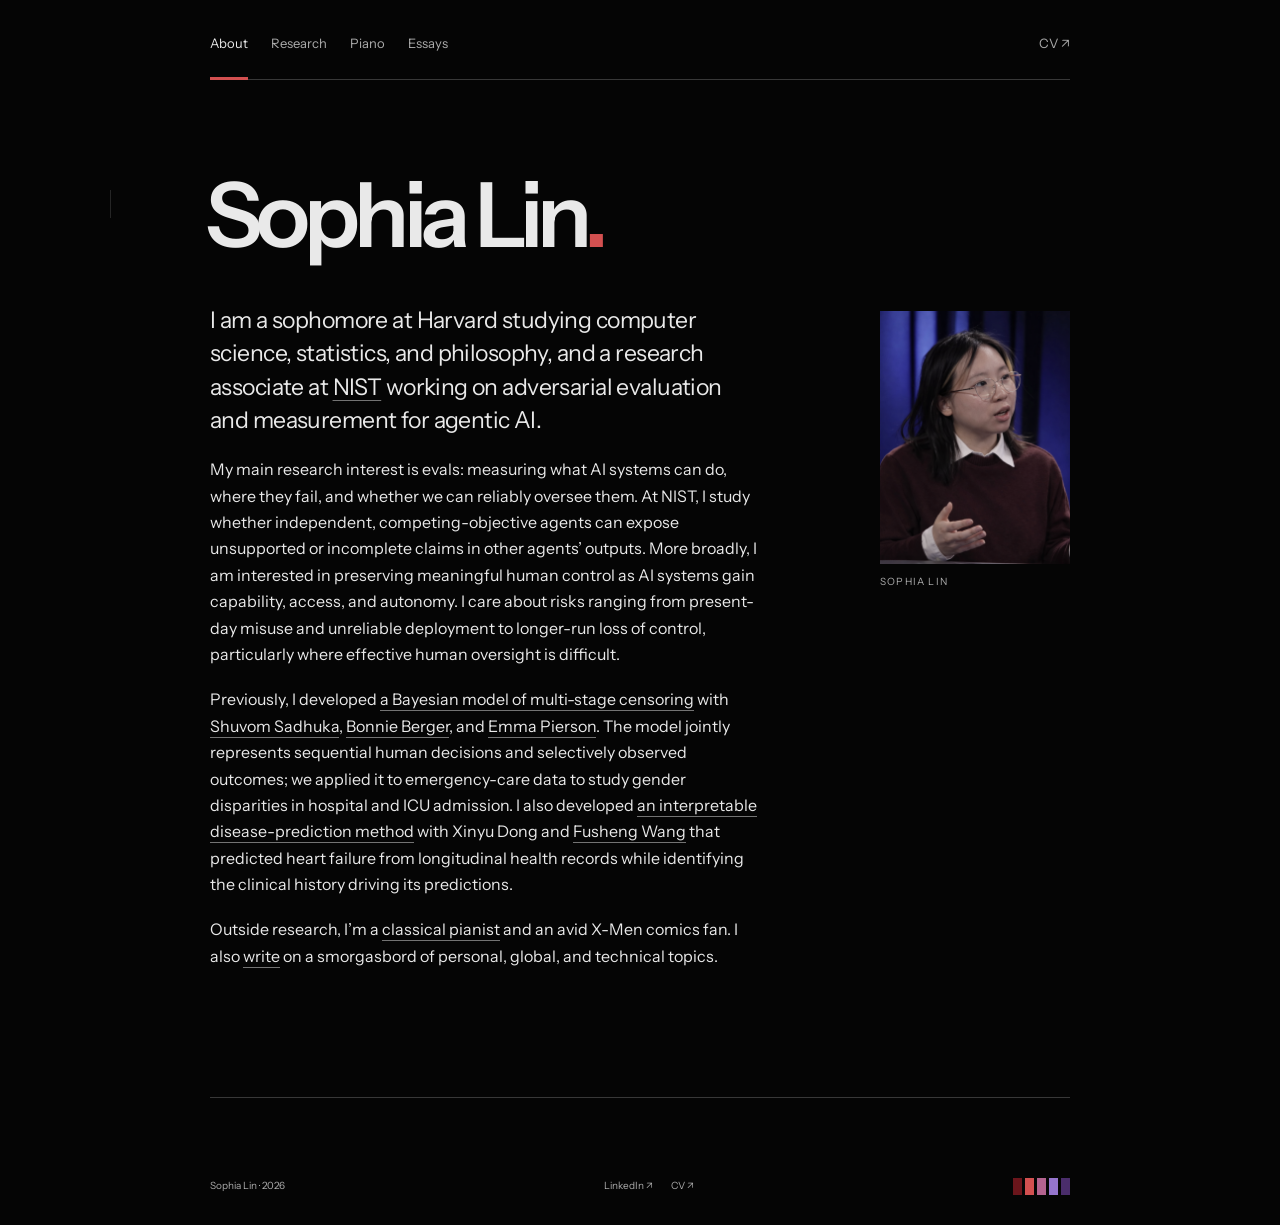
<file: index.html>
<!doctype html>
<html lang="en"><head><meta charset="utf-8"><meta name="viewport" content="width=device-width, initial-scale=1">
<title>Research, essays &amp; performances — Sophia Lin</title><meta name="description" content="Research, essays, and performances by Sophia Lin."><meta name="theme-color" content="#050505">
<link rel="canonical" href="https://sophia-z-lin.github.io/personal-website/"><meta property="og:title" content="Research, essays &amp; performances — Sophia Lin"><meta property="og:description" content="Research, essays, and performances by Sophia Lin."><meta property="og:type" content="website"><meta property="og:image" content="https://sophia-z-lin.github.io/personal-website/assets/portrait.png">
<link rel="icon" href="assets/favicon.svg" type="image/svg+xml"><link rel="stylesheet" href="styles.css"><script src="site.js" defer></script>
</head><body><a class="skip" href="#main">Skip to content</a>
    <div class="reading-progress" aria-hidden="true"></div>
    <header class="masthead">
        <nav aria-label="Main navigation"><a href="index.html" aria-current="page">About</a><a
                href="research/">Research</a><a href="piano/">Piano</a><a href="essays/">Essays</a><a
                class="nav-cv" href="cv.pdf">CV ↗</a></nav>
    </header>
    <main id="main">
    <section class="opening">
        <h1>Sophia Lin<span class="title-stop">.</span></h1>

        <div class="biography">
            <div>
                <p class="intro-line">
                    I am a sophomore at Harvard studying computer science, statistics, and philosophy, and a research
                    associate at <a href="https://www.nist.gov/">NIST</a> working on adversarial evaluation and
                    measurement for agentic AI.
                </p>

                <p>
                    My main research interest is evals: measuring what AI systems can do, where they fail, and whether
                    we can reliably oversee them. At NIST, I study whether independent, competing-objective agents can
                    expose unsupported or incomplete claims in other agents’ outputs. More broadly, I am interested in
                    preserving meaningful human control as AI systems gain capability, access, and autonomy. I care
                    about risks ranging from present-day misuse and unreliable deployment to longer-run loss of
                    control, particularly where effective human oversight is difficult.
                </p>

                <p>
                    Previously, I developed
                    <a href="https://arxiv.org/abs/2511.11684">a Bayesian model of multi-stage censoring</a> with
                    <a href="https://shuvom-s.github.io/">Shuvom Sadhuka</a>,
                    <a href="https://www.csail.mit.edu/person/bonnie-berger">Bonnie Berger</a>, and
                    <a href="https://www.cs.cornell.edu/~emmapierson/">Emma Pierson</a>. The model jointly represents
                    sequential human decisions and selectively observed outcomes; we applied it to emergency-care data
                    to study gender disparities in hospital and ICU admission. I also developed
                    <a href="https://doi.org/10.1109/BigData62323.2024.10826101">an interpretable disease-prediction method</a>
                    with Xinyu Dong and <a href="https://www3.cs.stonybrook.edu/~fuswang/">Fusheng Wang</a> that
                    predicted heart failure from longitudinal health records while identifying the clinical history
                    driving its predictions.
                </p>

                <p>
                    Outside research, I’m a <a href="piano/">classical pianist</a> and an avid X-Men comics fan. I also
                    <a href="essays/">write</a> on a smorgasbord of personal, global, and technical topics.
                </p>
            </div>

            <figure class="portrait">
                <img
                    src="assets/portrait.png"
                    width="1536"
                    height="1024"
                    alt="Sophia Lin speaking on a Harvard AI-ED roundtable."
                >
                <figcaption>Sophia Lin</figcaption>
            </figure>
        </div>
    </section>
</main>
    <footer>
        <div class="footer-bottom"><span>Sophia Lin · 2026</span>
            <div><a href="https://www.linkedin.com/in/szlin-harvard">LinkedIn ↗</a><a href="cv.pdf">CV ↗</a></div><span class="pigments"
                aria-hidden="true"><i></i><i></i><i></i><i></i><i></i></span>
        </div>
    </footer>
</body>

</html>
</file>
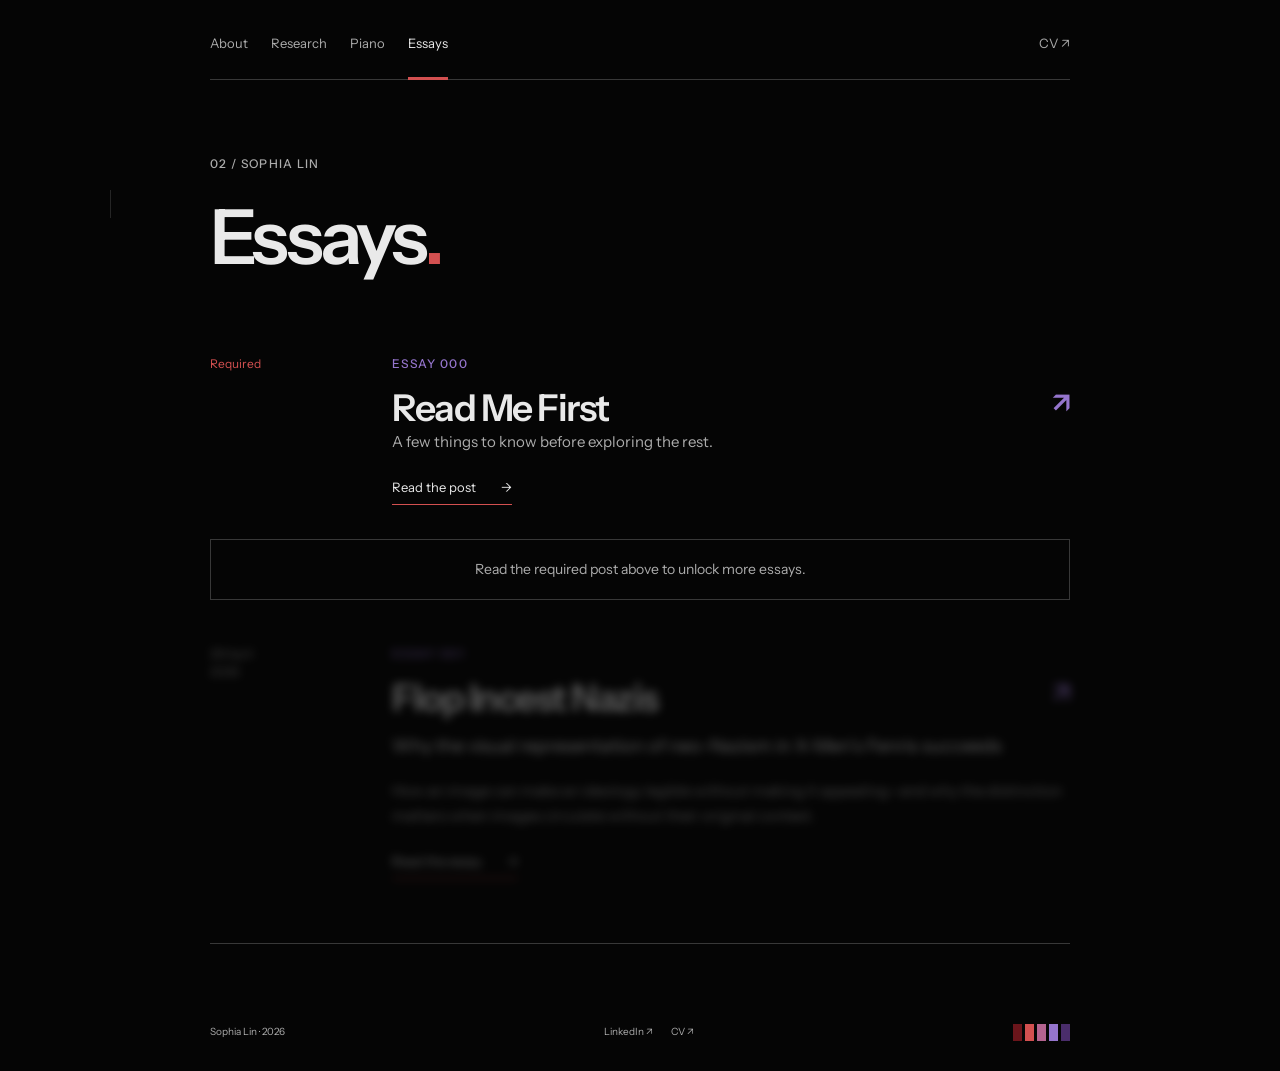
<file: essays/index.html>
<!doctype html>
<html lang="en"><head><meta charset="utf-8"><meta name="viewport" content="width=device-width, initial-scale=1">
<title>Essays — Sophia Lin</title><meta name="description" content="Research, essays, and performances by Sophia Lin."><meta name="theme-color" content="#050505">
<link rel="canonical" href="https://sophia-z-lin.github.io/personal-website/essays/"><meta property="og:title" content="Essays — Sophia Lin"><meta property="og:description" content="Research, essays, and performances by Sophia Lin."><meta property="og:type" content="website"><meta property="og:image" content="https://sophia-z-lin.github.io/personal-website/assets/portrait.png">
<link rel="icon" href="../assets/favicon.svg" type="image/svg+xml"><link rel="stylesheet" href="../styles.css"><script src="../site.js" defer></script>
</head><body><a class="skip" href="#main">Skip to content</a><div class="reading-progress" aria-hidden="true"></div>
<header class="masthead"><nav aria-label="Main navigation"><a href="../index.html">About</a><a href="../research/">Research</a><a href="../piano/">Piano</a><a href="../essays/" aria-current="page">Essays</a><a class="nav-cv" href="../cv.pdf">CV ↗</a></nav></header>
<main id="main"><div class="page-opening"><p class="kicker">02 / Sophia Lin</p><h1>Essays<span class="title-stop">.</span></h1></div><article class="essay-feature essay-required"><div class="essay-date" style="color:var(--accent)">Required</div><div><p class="kicker">Essay 000</p><h3><a href="../essays/readme/">Read Me First<span class="arrow">↗</span></a></h3><p>A few things to know before exploring the rest.</p><a class="text-link" href="../essays/readme/">Read the post <span>→</span></a></div></article><p class="essay-gate-notice" id="gate-notice" hidden>Read the required post above to unlock more essays.</p><article class="essay-feature"><div class="essay-date">29 April<br>2026</div><div><p class="kicker">Essay 001</p><h3><a href="../essays/fenris/">Flop Incest Nazis<span class="arrow">↗</span></a></h3><p class="essay-subtitle">Why the visual representation of neo-Nazism in X-Men’s Fenris succeeds</p><p>How an image can make an ideology legible without making it appealing—and why the distinction matters when images circulate without their original context.</p><a class="text-link" href="../essays/fenris/">Read the essay <span>→</span></a></div></article></main>
<footer><div class="footer-bottom"><span>Sophia Lin · 2026</span><div><a href="https://www.linkedin.com/in/szlin-harvard">LinkedIn ↗</a><a href="../cv.pdf">CV ↗</a></div><span class="pigments" aria-hidden="true"><i></i><i></i><i></i><i></i><i></i></span></div></footer><script>if(!localStorage.getItem('readme-read')){document.querySelectorAll('.essay-feature:not(.essay-required)').forEach(function(el){el.classList.add('essay-locked')});var n=document.getElementById('gate-notice');if(n)n.hidden=false;}</script></body></html>
</file>
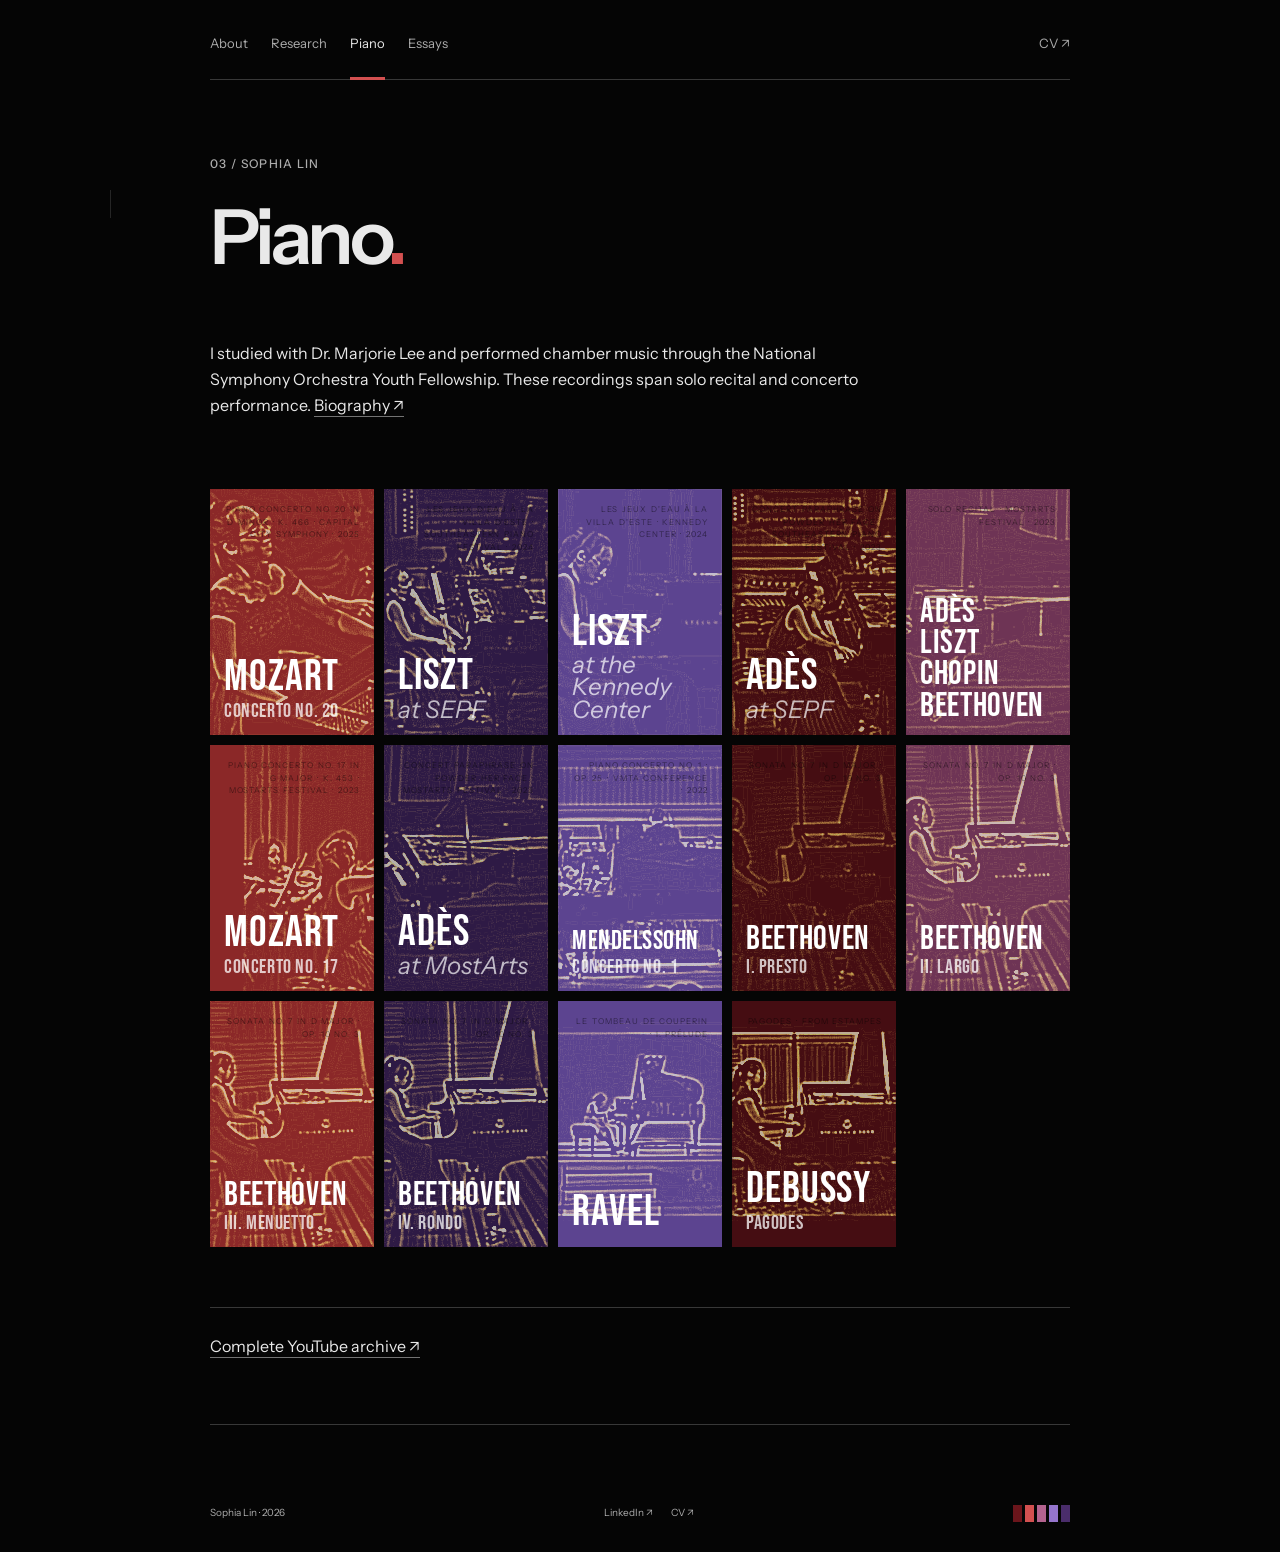
<file: piano/index.html>
<!doctype html>
<html lang="en"><head><meta charset="utf-8"><meta name="viewport" content="width=device-width, initial-scale=1">
<title>Piano — Sophia Lin</title><meta name="description" content="Research, essays, and performances by Sophia Lin."><meta name="theme-color" content="#050505">
<link rel="canonical" href="https://sophia-z-lin.github.io/personal-website/piano/"><meta property="og:title" content="Piano — Sophia Lin"><meta property="og:description" content="Research, essays, and performances by Sophia Lin."><meta property="og:type" content="website"><meta property="og:image" content="https://sophia-z-lin.github.io/personal-website/assets/portrait.png">
<link rel="icon" href="../assets/favicon.svg" type="image/svg+xml"><link href="https://fonts.googleapis.com/css2?family=Bebas+Neue&display=swap" rel="stylesheet"><link rel="stylesheet" href="../styles.css"><script src="../site.js" defer></script>
</head><body>
<svg style="position:absolute;width:0;height:0" aria-hidden="true"><defs><filter id="edge-detect" color-interpolation-filters="sRGB"><feGaussianBlur stdDeviation="1" result="blur"/><feColorMatrix type="saturate" values="0" in="blur" result="gray"/><feConvolveMatrix order="3" kernelMatrix="-1 -1 -1 -1 8 -1 -1 -1 -1" in="gray" result="edges" preserveAlpha="true"/><feComponentTransfer in="edges"><feFuncR type="linear" slope="5" intercept="0"/><feFuncG type="linear" slope="5" intercept="0"/><feFuncB type="linear" slope="5" intercept="0"/></feComponentTransfer></filter></defs></svg>
<a class="skip" href="#main">Skip to content</a><div class="reading-progress" aria-hidden="true"></div>
<header class="masthead"><nav aria-label="Main navigation"><a href="../index.html">About</a><a href="../research/">Research</a><a href="../piano/" aria-current="page">Piano</a><a href="../essays/">Essays</a><a class="nav-cv" href="../cv.pdf">CV ↗</a></nav></header>
<main id="main"><div class="page-opening"><p class="kicker">03 / Sophia Lin</p><h1>Piano<span class="title-stop">.</span></h1></div><p class="section-introduction">I studied with Dr. Marjorie Lee and performed chamber music through the National Symphony Orchestra Youth Fellowship. These recordings span solo recital and concerto performance. <a href="https://www.alfred.edu/mostarts/young-pianist-competition/2023-finalists.cfm">Biography ↗</a></p>
<div class="poster-grid">
<a class="poster" href="https://www.youtube.com/watch?v=J1erOy6uP-U" target="_blank" rel="noopener"><img class="poster-line" src="../assets/piano/J1erOy6uP-U.jpg" alt="" loading="lazy"><img class="poster-fill" src="../assets/piano/J1erOy6uP-U.jpg" alt="" loading="lazy"><div class="poster-text"><span class="poster-detail">Piano Concerto No. 20 in D minor · K. 466 · Capital City Symphony · 2025</span><div class="poster-label"><span class="poster-composer">Mozart</span><span class="poster-piece">Concerto No. 20</span></div></div></a>
<a class="poster" href="https://www.youtube.com/watch?v=1ePkaej20ko" target="_blank" rel="noopener"><img class="poster-line" src="../assets/piano/1ePkaej20ko.jpg" alt="" loading="lazy"><img class="poster-fill" src="../assets/piano/1ePkaej20ko.jpg" alt="" loading="lazy"><div class="poster-text"><span class="poster-detail">Les jeux d'eau à la Villa d'Este · Southeastern Piano Festival · 2024</span><div class="poster-label"><span class="poster-composer">Liszt<em>at SEPF</em></span></div></div></a>
<a class="poster" href="https://www.youtube.com/watch?v=wMe9ecPlOv0" target="_blank" rel="noopener"><img class="poster-line" src="../assets/piano/wMe9ecPlOv0.jpg" alt="" loading="lazy"><img class="poster-fill" src="../assets/piano/wMe9ecPlOv0.jpg" alt="" loading="lazy"><div class="poster-text"><span class="poster-detail">Les jeux d'eau à la Villa d'Este · Kennedy Center · 2024</span><div class="poster-label"><span class="poster-composer">Liszt<em>at the Kennedy Center</em></span></div></div></a>
<a class="poster" href="https://www.youtube.com/watch?v=wqWlVSouI-I" target="_blank" rel="noopener"><img class="poster-line" src="../assets/piano/wqWlVSouI-I.jpg" alt="" loading="lazy"><img class="poster-fill" src="../assets/piano/wqWlVSouI-I.jpg" alt="" loading="lazy"><div class="poster-text"><span class="poster-detail">Concert Paraphrase on Powder Her Face · Southeastern Piano Festival · 2023</span><div class="poster-label"><span class="poster-composer">Adès<em>at SEPF</em></span></div></div></a>
<a class="poster" href="https://www.youtube.com/watch?v=EKVDm-mmWbE" target="_blank" rel="noopener"><img class="poster-line" src="../assets/piano/EKVDm-mmWbE.jpg" alt="" loading="lazy"><img class="poster-fill" src="../assets/piano/EKVDm-mmWbE.jpg" alt="" loading="lazy"><div class="poster-text"><span class="poster-detail">Solo Recital · MostArts Festival · 2023</span><div class="poster-label"><span class="poster-composer" style="font-size:34px">Adès<br>Liszt<br>Chopin<br>Beethoven</span></div></div></a>
<a class="poster" href="https://www.youtube.com/watch?v=8pNiXU6kcIs" target="_blank" rel="noopener"><img class="poster-line" src="../assets/piano/8pNiXU6kcIs.jpg" alt="" loading="lazy" style="object-position:left center"><img class="poster-fill" src="../assets/piano/8pNiXU6kcIs.jpg" alt="" loading="lazy" style="object-position:left center"><div class="poster-text"><span class="poster-detail">Piano Concerto No. 17 in G major · K. 453 · MostArts Festival · 2023</span><div class="poster-label"><span class="poster-composer">Mozart</span><span class="poster-piece">Concerto No. 17</span></div></div></a>
<a class="poster" href="https://www.youtube.com/watch?v=iePATBZi2Q4" target="_blank" rel="noopener"><img class="poster-line" src="../assets/piano/iePATBZi2Q4.jpg" alt="" loading="lazy"><img class="poster-fill" src="../assets/piano/iePATBZi2Q4.jpg" alt="" loading="lazy"><div class="poster-text"><span class="poster-detail">Concert Paraphrase on Powder Her Face · MostArts Festival · 2023</span><div class="poster-label"><span class="poster-composer">Adès<em>at MostArts</em></span></div></div></a>
<a class="poster" href="https://www.youtube.com/watch?v=dBYIm6uoK4Y" target="_blank" rel="noopener"><img class="poster-line" src="../assets/piano/dBYIm6uoK4Y.jpg" alt="" loading="lazy"><img class="poster-fill" src="../assets/piano/dBYIm6uoK4Y.jpg" alt="" loading="lazy"><div class="poster-text"><span class="poster-detail">Piano Concerto No. 1 · Op. 25 · VMTA Conference · 2022</span><div class="poster-label"><span class="poster-composer" style="font-size:27px">Mendelssohn</span><span class="poster-piece">Concerto No. 1</span></div></div></a>
<a class="poster" href="https://www.youtube.com/watch?v=DcW5aowm3Ws" target="_blank" rel="noopener"><img class="poster-line" src="../assets/piano/DcW5aowm3Ws.jpg" alt="" loading="lazy"><img class="poster-fill" src="../assets/piano/DcW5aowm3Ws.jpg" alt="" loading="lazy"><div class="poster-text"><span class="poster-detail">Sonata No. 7 in D major · Op. 10 No. 3</span><div class="poster-label"><span class="poster-composer" style="font-size:34px">Beethoven</span><span class="poster-piece">I. Presto</span></div></div></a>
<a class="poster" href="https://www.youtube.com/watch?v=2CIsklHUtEk" target="_blank" rel="noopener"><img class="poster-line" src="../assets/piano/2CIsklHUtEk.jpg" alt="" loading="lazy"><img class="poster-fill" src="../assets/piano/2CIsklHUtEk.jpg" alt="" loading="lazy"><div class="poster-text"><span class="poster-detail">Sonata No. 7 in D major · Op. 10 No. 3</span><div class="poster-label"><span class="poster-composer" style="font-size:34px">Beethoven</span><span class="poster-piece">II. Largo</span></div></div></a>
<a class="poster" href="https://www.youtube.com/watch?v=vaVMwIs-JYo" target="_blank" rel="noopener"><img class="poster-line" src="../assets/piano/vaVMwIs-JYo.jpg" alt="" loading="lazy"><img class="poster-fill" src="../assets/piano/vaVMwIs-JYo.jpg" alt="" loading="lazy"><div class="poster-text"><span class="poster-detail">Sonata No. 7 in D major · Op. 10 No. 3</span><div class="poster-label"><span class="poster-composer" style="font-size:34px">Beethoven</span><span class="poster-piece">III. Menuetto</span></div></div></a>
<a class="poster" href="https://www.youtube.com/watch?v=5zuIoxxvdfc" target="_blank" rel="noopener"><img class="poster-line" src="../assets/piano/5zuIoxxvdfc.jpg" alt="" loading="lazy"><img class="poster-fill" src="../assets/piano/5zuIoxxvdfc.jpg" alt="" loading="lazy"><div class="poster-text"><span class="poster-detail">Sonata No. 7 in D major · Op. 10 No. 3</span><div class="poster-label"><span class="poster-composer" style="font-size:34px">Beethoven</span><span class="poster-piece">IV. Rondo</span></div></div></a>
<a class="poster" href="https://www.youtube.com/watch?v=AmWxGz9xOaA" target="_blank" rel="noopener"><img class="poster-line" src="../assets/piano/AmWxGz9xOaA.jpg" alt="" loading="lazy"><img class="poster-fill" src="../assets/piano/AmWxGz9xOaA.jpg" alt="" loading="lazy"><div class="poster-text"><span class="poster-detail">Le Tombeau de Couperin · I. Prélude</span><div class="poster-label"><span class="poster-composer">Ravel</span></div></div></a>
<a class="poster" href="https://www.youtube.com/watch?v=7yft5hBqwQ0" target="_blank" rel="noopener"><img class="poster-line" src="../assets/piano/7yft5hBqwQ0.jpg" alt="" loading="lazy"><img class="poster-fill" src="../assets/piano/7yft5hBqwQ0.jpg" alt="" loading="lazy"><div class="poster-text"><span class="poster-detail">Pagodes · from Estampes</span><div class="poster-label"><span class="poster-composer">Debussy</span><span class="poster-piece">Pagodes</span></div></div></a>
</div>
<p class="archive-link"><a href="https://www.youtube.com/@sophialin1802">Complete YouTube archive ↗</a></p></main>
<footer><div class="footer-bottom"><span>Sophia Lin · 2026</span><div><a href="https://www.linkedin.com/in/szlin-harvard">LinkedIn ↗</a><a href="../cv.pdf">CV ↗</a></div><span class="pigments" aria-hidden="true"><i></i><i></i><i></i><i></i><i></i></span></div></footer></body></html>
</file>
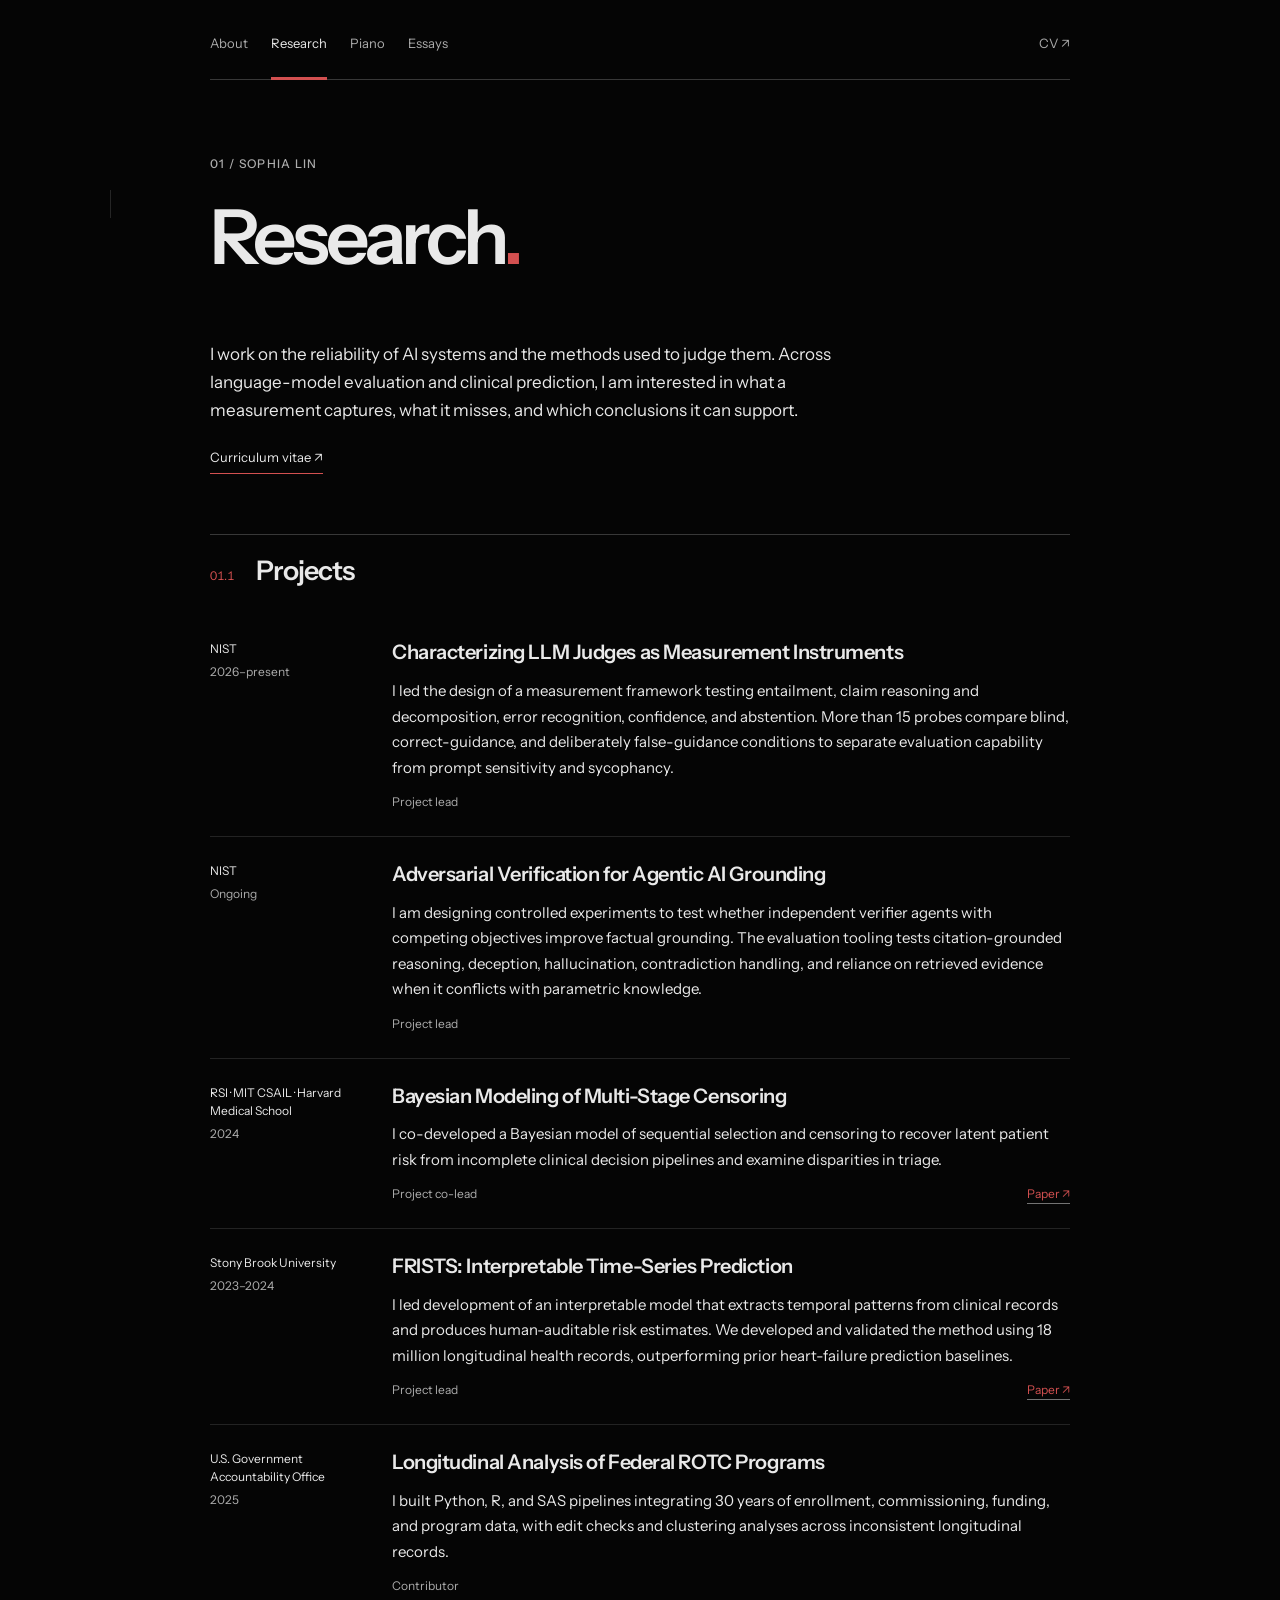
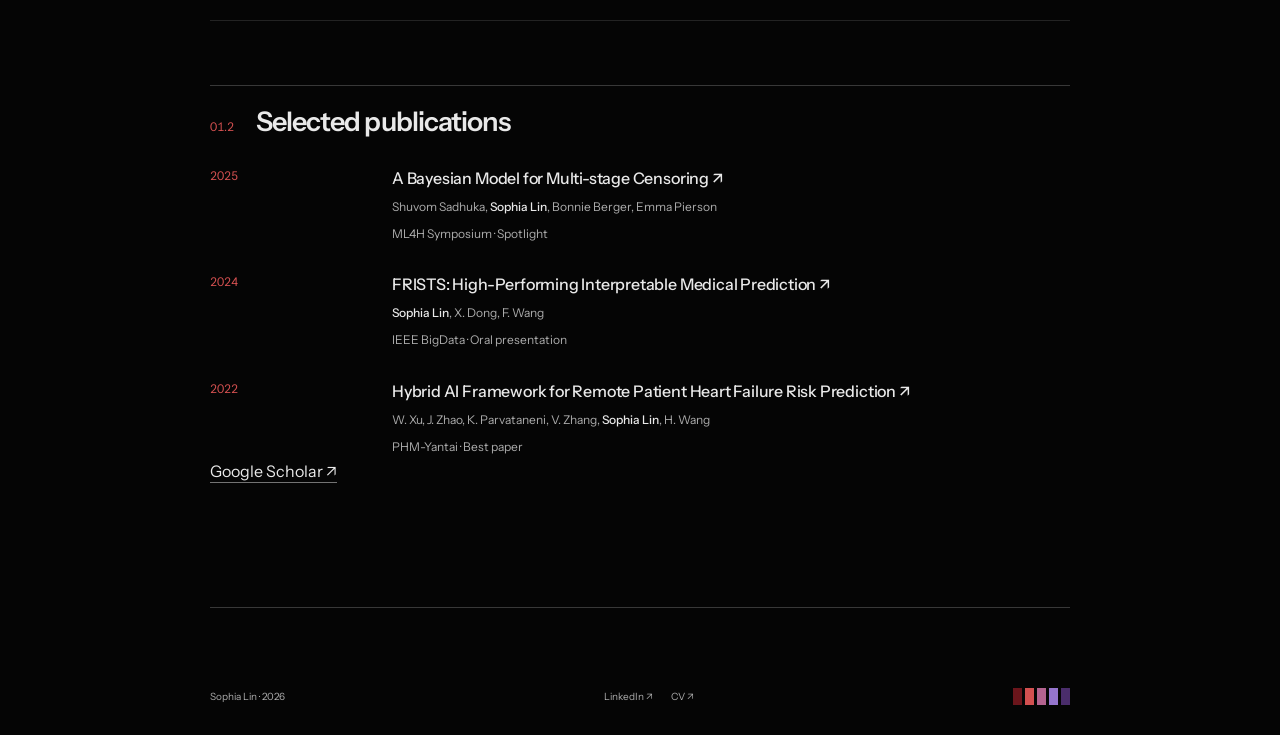
<file: research/index.html>
<!doctype html>
<html lang="en"><head><meta charset="utf-8"><meta name="viewport" content="width=device-width, initial-scale=1">
<title>Research — Sophia Lin</title><meta name="description" content="Research, essays, and performances by Sophia Lin."><meta name="theme-color" content="#050505">
<link rel="canonical" href="https://sophia-z-lin.github.io/personal-website/research/"><meta property="og:title" content="Research — Sophia Lin"><meta property="og:description" content="Research, essays, and performances by Sophia Lin."><meta property="og:type" content="website"><meta property="og:image" content="https://sophia-z-lin.github.io/personal-website/assets/portrait.png">
<link rel="icon" href="../assets/favicon.svg" type="image/svg+xml"><link rel="stylesheet" href="../styles.css"><script src="../site.js" defer></script>
</head><body><a class="skip" href="#main">Skip to content</a><div class="reading-progress" aria-hidden="true"></div>
<header class="masthead"><nav aria-label="Main navigation"><a href="../index.html">About</a><a href="../research/" aria-current="page">Research</a><a href="../piano/">Piano</a><a href="../essays/">Essays</a><a class="nav-cv" href="../cv.pdf">CV ↗</a></nav></header>
<main id="main"><div class="page-opening"><p class="kicker">01 / Sophia Lin</p><h1>Research<span class="title-stop">.</span></h1></div><div class="section-introduction"><p>I work on the reliability of AI systems and the methods used to judge them. Across language-model evaluation and clinical prediction, I am interested in what a measurement captures, what it misses, and which conclusions it can support.</p><a class="text-link" href="../cv.pdf">Curriculum vitae ↗</a></div><section class="archive-section"><div class="section-head"><span class="folio">01.1</span><h2>Projects</h2><span class="meta"></span></div><article class="project"><div class="project-context"><span>NIST</span><span>2026–present</span></div><div><h3>Characterizing LLM Judges as Measurement Instruments</h3><p>I led the design of a measurement framework testing entailment, claim reasoning and decomposition, error recognition, confidence, and abstention. More than 15 probes compare blind, correct-guidance, and deliberately false-guidance conditions to separate evaluation capability from prompt sensitivity and sycophancy.</p><div class="project-end"><span>Project lead</span></div></div></article><article class="project"><div class="project-context"><span>NIST</span><span>Ongoing</span></div><div><h3>Adversarial Verification for Agentic AI Grounding</h3><p>I am designing controlled experiments to test whether independent verifier agents with competing objectives improve factual grounding. The evaluation tooling tests citation-grounded reasoning, deception, hallucination, contradiction handling, and reliance on retrieved evidence when it conflicts with parametric knowledge.</p><div class="project-end"><span>Project lead</span></div></div></article><article class="project"><div class="project-context"><span>RSI · MIT CSAIL · Harvard Medical School</span><span>2024</span></div><div><h3>Bayesian Modeling of Multi-Stage Censoring</h3><p>I co-developed a Bayesian model of sequential selection and censoring to recover latent patient risk from incomplete clinical decision pipelines and examine disparities in triage.</p><div class="project-end"><span>Project co-lead</span><a href="https://arxiv.org/abs/2511.11684">Paper ↗</a></div></div></article><article class="project"><div class="project-context"><span>Stony Brook University</span><span>2023–2024</span></div><div><h3>FRISTS: Interpretable Time-Series Prediction</h3><p>I led development of an interpretable model that extracts temporal patterns from clinical records and produces human-auditable risk estimates. We developed and validated the method using 18 million longitudinal health records, outperforming prior heart-failure prediction baselines.</p><div class="project-end"><span>Project lead</span><a href="https://doi.org/10.1109/BigData62323.2024.10826101">Paper ↗</a></div></div></article><article class="project"><div class="project-context"><span>U.S. Government Accountability Office</span><span>2025</span></div><div><h3>Longitudinal Analysis of Federal ROTC Programs</h3><p>I built Python, R, and SAS pipelines integrating 30 years of enrollment, commissioning, funding, and program data, with edit checks and clustering analyses across inconsistent longitudinal records.</p><div class="project-end"><span>Contributor</span></div></div></article></section><section class="archive-section" id="publications"><div class="section-head"><span class="folio">01.2</span><h2>Selected publications</h2><span class="meta"></span></div><article class="publication"><span class="pub-year">2025</span><div><h3><a href="https://arxiv.org/abs/2511.11684">A Bayesian Model for Multi-stage Censoring ↗</a></h3><p>Shuvom Sadhuka, <strong>Sophia Lin</strong>, Bonnie Berger, Emma Pierson</p><span class="meta">ML4H Symposium · Spotlight</span></div></article><article class="publication"><span class="pub-year">2024</span><div><h3><a href="https://doi.org/10.1109/BigData62323.2024.10826101">FRISTS: High-Performing Interpretable Medical Prediction ↗</a></h3><p><strong>Sophia Lin</strong>, X. Dong, F. Wang</p><span class="meta">IEEE BigData · Oral presentation</span></div></article><article class="publication"><span class="pub-year">2022</span><div><h3><a href="https://ieeexplore.ieee.org/document/9941764">Hybrid AI Framework for Remote Patient Heart Failure Risk Prediction ↗</a></h3><p>W. Xu, J. Zhao, K. Parvataneni, V. Zhang, <strong>Sophia Lin</strong>, H. Wang</p><span class="meta">PHM-Yantai · Best paper</span></div></article><p><a href="https://scholar.google.com/citations?user=iws3sEUAAAAJ&amp;hl=en">Google Scholar ↗</a></p></section></main>
<footer><div class="footer-bottom"><span>Sophia Lin · 2026</span><div><a href="https://www.linkedin.com/in/szlin-harvard">LinkedIn ↗</a><a href="../cv.pdf">CV ↗</a></div><span class="pigments" aria-hidden="true"><i></i><i></i><i></i><i></i><i></i></span></div></footer></body></html>
</file>
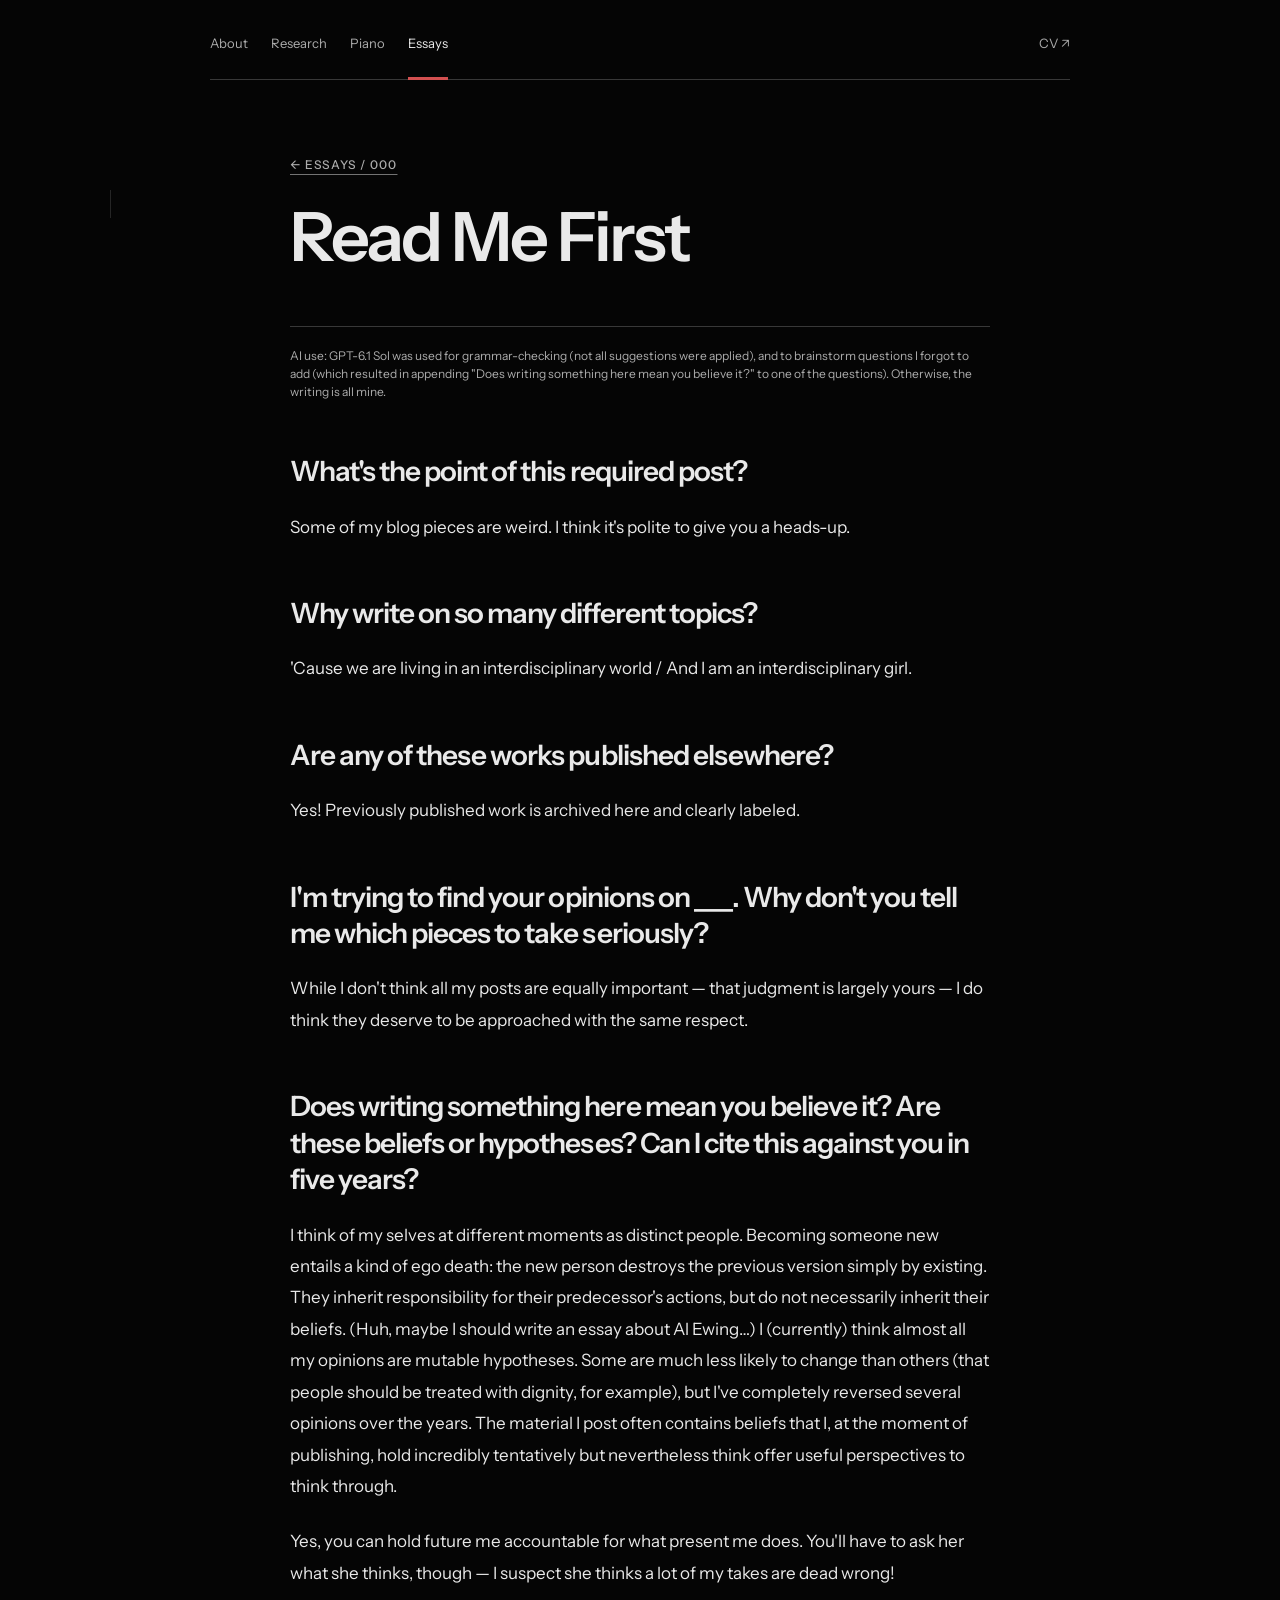
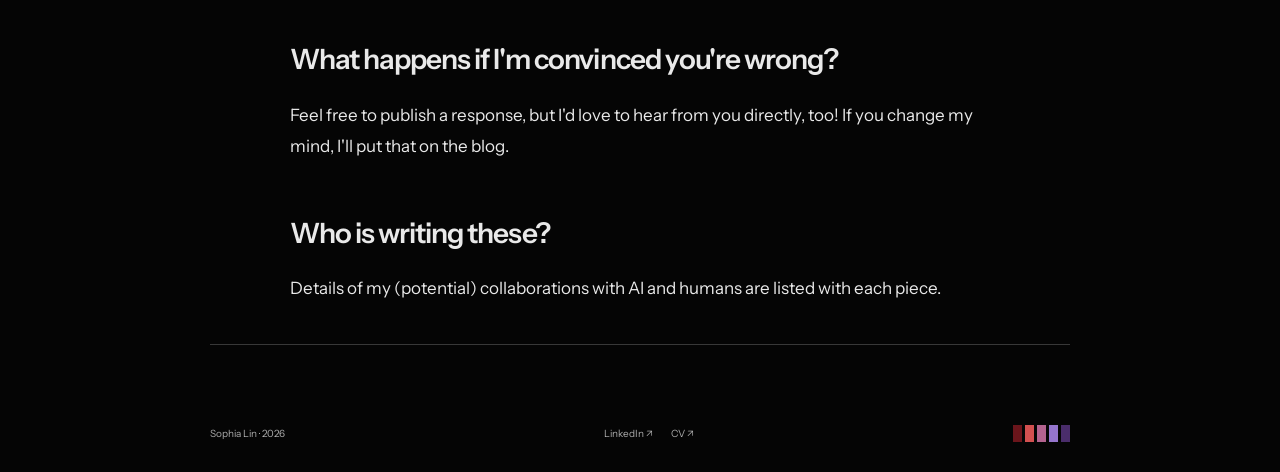
<file: essays/fenris/index.html>
<!doctype html>
<html lang="en"><head><meta charset="utf-8"><meta name="viewport" content="width=device-width, initial-scale=1">
<title>Flop Incest Nazis — Sophia Lin</title><meta name="description" content="Why the visual representation of neo-Nazism in X-Men’s Fenris succeeds. An essay by Sophia Lin."><meta name="theme-color" content="#050505">
<link rel="canonical" href="https://sophia-z-lin.github.io/personal-website/essays/fenris/"><meta property="og:title" content="Flop Incest Nazis — Sophia Lin"><meta property="og:description" content="Why the visual representation of neo-Nazism in X-Men’s Fenris succeeds. An essay by Sophia Lin."><meta property="og:type" content="website"><meta property="og:image" content="https://sophia-z-lin.github.io/personal-website/assets/portrait.png">
<link rel="icon" href="../../assets/favicon.svg" type="image/svg+xml"><link rel="stylesheet" href="../../styles.css"><script src="../../site.js" defer></script>
</head><body><script>if(!localStorage.getItem('readme-read'))location.replace('../readme/');</script><a class="skip" href="#main">Skip to content</a><div class="reading-progress" aria-hidden="true"></div>
<header class="masthead"><nav aria-label="Main navigation"><a href="../../index.html">About</a><a href="../../research/">Research</a><a href="../../piano/">Piano</a><a href="../../essays/" aria-current="page">Essays</a><a class="nav-cv" href="../../cv.pdf">CV ↗</a></nav></header>
<main id="main"><article class="longform"><header class="essay-opening"><a class="kicker" href="../../essays/">← Essays / 001</a><p class="meta">29 April 2026 · Sophia Lin</p><h1>Flop Incest Nazis</h1><p class="essay-deck">Why the visual representation of neo-Nazism in X-Men’s Fenris succeeds</p></header><p class="meta" style="margin-top:20px">AI use: Besides from using (the free and non-LLM parts of) ProWritingAid to check my grammar, no other language models were used to write or edit this paper. I would, however, recommend feeding this into Gemini Notebook for an audiobook — I did that recently and had a real blast.</p><details class="contents"><summary>In this essay</summary><nav aria-label="Essay contents"><a href="#section-1">Mascotism and Normalization in Historical Popular Media Portrayals of Nazism</a><a href="#section-2">Fenris, Incest, and Camp</a><a href="#section-3">Fenris&#x27;s Defeatability and the Threat of Fascism</a><a href="#section-4">Co-optation, Circulation, and the Limits of Visual Defanging</a><a href="#section-5">Conclusion</a><a href="#appendices">Illustrated appendices</a><a href="#references">Works cited</a></nav></details><div class="essay-text"><p>Popular fictional media representations of neo-Nazism tend to fall into two opposing modes: serious portrayals that aim to faithfully reproduce its aesthetics and rhetoric (<em>American History X</em>, <em>Romper Stomper</em>), and satirical depictions that emphasize the absurdity of neo-Nazi beliefs and practices (<em>The Producers</em>, <em>Wolfenstein: The New Colossus</em>). The legacy of these depictions is primarily shaped by their visual components: because images are processed more rapidly and remembered more readily than text, the aesthetic framing of extremist figures—bodies, symbols, styles—bypasses and precedes higher reasoning, conditioning the audience’s ideological interpretation (Potter 307; Paivio). As a result, the visual dimension of representation becomes the central locus where neo-Nazi ideology can either gain affective traction or be critically disrupted. Together, these modes produce two recurring risks: repeated exposure normalizes neo-Nazi imagery, while stylized or exaggerated portrayals can be co-opted and transformed into mascots by the very groups they seek to denounce. In contrast, the <em>X-Men </em>comics offer an alternative representation through the recurring opposite-sex twins Andrea and Andreas von Strucker that form the supervillain duo Fenris. Their visual portrayal positions them as the only neo-Nazi characters in <em>X-Men</em>&#x27;s roster of dozens of villains consistently played for comedy. Each appearance reiterates their lethal threat to everyday civilians while characterizing them as ultimately incompetent villains who embody the logical extreme of white supremacist eugenics: twin incest.</p>
<p>This paper argues that Fenris’s effectiveness as a representation of neo-Nazism derives from a specific visual architecture that neither purely serious nor purely satirical depictions achieve. By making incest structurally inseparable from their Aryan aesthetic, the comics deploy humor as a mechanism that transforms the iconography of white supremacy into an object of disgust, disrupting the affective pathways through which extremist imagery typically gains cultural traction and producing a representation that is visually present without being visually appealing. First, I examine how serious portrayals and satirical depictions contribute to the normalization and elevation of neo-Nazi figures in popular culture. I then show how Fenris’s visual depiction in over forty years of appearances uses incest as a comedic angle to strip fascist ideology of narrative and aesthetic power. Next, I examine how their pattern of defeat is structured to visually convey that fascism is both dangerous and defeatable, encoded through who are victimized by Fenris and who triumphs against them. Finally, I examine the visual architecture’s susceptibility to co-optation in comics discourse—and how, as the fan reception of neo-Nazi <em>X-Men</em> character Quentin Quire shows, the separability of comedic visuals from ideology can cause even well-intentioned reception to undercut anti-fascist messaging.</p>
<h2 id="section-1">Mascotism and Normalization in Historical Popular Media Portrayals of Nazism</h2>
<p>As Nazism in the World War II era relied on spectacle and intimidation, satirical propaganda was able to undermine fascist authority by exposing its absurdity (Milford 624). Popular media, such as Charlie Chaplin’s silent film <em>The Great Dictator</em> and Marvel’s <em>Captain America </em>comics, visually treated Nazis as farcical objects to ridicule rather than fear (Vance 250; Appendix A). Because Nazism depended on a carefully cultivated image of dominance and aesthetic coherence to sustain internal allegiance and project power outward, this ridicule proved effective in destabilizing the aura of authority that upheld its ideological appeal.</p>
<p>In contrast, satirical portrayals of neo-Nazism—the far-right political movement that seeks to revive elements of Nazi ideology (i.e., Hitlerism, white “Aryan” racial supremacy, antisemitism) after the fall of the regime in 1945—do not undermine its legitimacy. The function of satire differs between Nazism and neo-Nazism, as the latter no longer occupies the same centralized and dominant political position but persists as a recurring cultural presence, including in subcultures such as Nazi punk and skinhead culture. Early anti-neo-Nazi satire established a pattern of codifying extremist ideology into exaggerated comedic imagery (Fermaglich). Mel Brooks’s <em>The</em><em> Producers</em>, a film that explicitly criticizes both Nazis and neo-Nazism, encourages audiences to treat the neo-Nazi Franz Liebkind as a lovable eccentric rather than a committed white supremacist. Because Liebkind is visually farcical—dressed in dingy Nazi regalia and chewing the scenery—the audience laughs even as he forces the Jewish protagonists to wear the swastika in public and attempts to murder them for insulting the Führer (Kashner).</p>
<p>On the other hand, serious portrayals of neo-Nazism, including the films <em>American History X</em> and <em>Romper Stomper</em>,<em> </em>frame neo-Nazi figures through stylized imagery—physical strength, cinematic intensity—that grants them aesthetic authority within the narrative (Grau; Mahar 92). In <em>American History X</em>, neo-Nazi skinhead Derek Vinyard’s swastika-tattooed body is depicted using stark black-and-white cinematography and low angles to make him appear larger than life, producing a form of “cinematic seduction” that glamorizes Vinyard (Grau; Righter). In fact, despite the anti-neo-Nazi message of the film, alt-right audiences have interpreted <em>American History X</em> as endorsing their worldview, citing its “fair” representation and elevating Vinyard as an aspirational mascot (Fraiman). Twenty years after the film&#x27;s premiere, three right-wing extremists killed 16-year-old Marinus Schöberl in a recreation of the curb stomp scene (Righter; “German Teenager Murdered Because He Looked Like a Jew”).</p>
<p>Less scholarly attention has been paid to how the visual structure of these depictions increases fascism’s cultural transmissibility. Psychologists have shown that repeated exposure to extreme imagery leads to habituation, diminishing emotional response and reducing its capacity to shock or repel viewers (Rankin et al.), while the mere exposure effect—repeated exposure alone increases preference—further desensitizes responses to highly charged symbols (Zajonc). At the same time, scholars of fascist ideology note that such movements recruit primarily through cultural and aesthetic appeal rather than explicit ideological argument (Mosse). Taken together, these insights suggest that media representations of neo-Nazism, even when intended as critique, may inadvertently aid its recruitment by normalizing and circulating its imagery. This dynamic is amplified in contemporary popular media, where neo-Nazi figures appear with astonishing frequency across genres and formats: animated comedies (<em>Family Guy</em>, <em>South Park</em>, <em>American Dad!</em>), sitcoms (<em>It’s Always Sunny in Philadelphia</em>, <em>Peep Show</em>), and films (<em>Captain America: The Winter Soldier</em>, <em>Green Room</em>, <em>Indiana Jones and the Dial of Destiny</em>) (“Jeremy Makes It”; “The Gang Finds a Dead Guy”; “Pop-Pop: The Final Solution”).</p>
<h2 id="section-2">Fenris, Incest, and Camp</h2>
<p>Fenris’s most distinctive mechanism of destabilization lies in their aesthetic and sexual construction, which transforms potential sources of admiration into immediate sources of discomfort. Visually, Fenris draws directly from fascist ideals of Aryan beauty—tall, athletic, blonde—and their introductory panels consistently position them in sexually suggestive poses. However, these same images evoke disgust through an unavoidable undercurrent of sadomasochistic incest. In <em>Uncanny X-Men</em> #200, their supervillain debut, Andrea is portrayed as a skinny-yet-busty blonde in a skimpy bikini—and the dominatrix to her submissive twin brother (Appendix K). The intertwinement of sexual deviancy and villainy is reinforced through their costuming. Andrea’s main costume incorporates sashes that appear “aggressive and severe,” whereas Andreas is rendered as “visibly submissive,” bound in a “bondage-like” strap (Goldsmith, “Andrea &amp; Andreas von Strucker” 1:02:16; Appendix L); at a black tie dinner, Andrea carries a riding crop while Andreas is dressed entirely in red leather bondage gear (Gage; Appendix B). Their incestuous relationship is also tied to their power: “sympathetic bioblasting,” generating destructive disintegration beams when in physical contact (Christiansen). As Pulitzer Prize-winning national security journalist Spencer Ackerman posits, this dependence also reflects the limited power of individual neo-Nazis (Goldsmith, “Andrea &amp; Andreas von Strucker” 1:08:49). Thus, each supervillainous action doubles as a visual reminder of the fusion between neo-Nazi ideology and sexual pathology (Appendix E).</p>
<p>Importantly, their neo-Nazism and incest are not presented with a bait-and-switch: Fenris are never introduced as merely attractive villains before a later reveal, as these traits are explicit from the outset and persist throughout their depiction. Rather than functioning as separate characteristics, their incest is framed as a direct extension of their neo-Nazi ideology. This reframes eugenic “purity” as pathological self-containment, collapsing the aspirational logic of white supremacy into a closed, degenerative loop. The visual dynamic’s shock factor is intensified by the constraints of the Comics Code Authority. Being siblings, Fenris are permitted a level of physical intimacy that exceeds what is allowed for explicitly sexual relationships, a contrast made sharper within <em>X-Men</em>, which houses the most queer relationships in Marvel (those were explicitly forbidden from depiction). While canonical couples were limited to kisses and chaste embraces, a naked Andrea can ask her brother to brush her hair after proclaiming that &quot;no one understands the true nature of our love. The purity. The intensity&quot; (Gage; Appendix C). This disparity heightens the sense of vulgarity, preventing their intimacy from being normalized and instead rendering it persistently shocking and resistant to reader self-identification.</p>
<p>The choice of using incest has two benefits. First, incest is a near-universal taboo (Goldsmith, “Andrea &amp; Andreas von Strucker” 20:31), with sibling incest evoking a visceral disgust that is believed to be evolutionarily hard-wired (Antfolk and Godenhjelm). As Fenris&#x27;s twin incest is the logical extreme of Aryan eugenic ideology—an obsessive pursuit of purity that collapses into narcissistic autoeroticism—Fenris&#x27;s twin incest allows these comics to incorporate more of the co-optable neo-Nazi imagery while simultaneously undermining it. Viewers who might be drawn to these figures through aesthetic appeal or ideological alignment instead encounter an immediate disruption, as the same features that invite attraction are inseparable from a taboo that produces repulsion. This repulsion is especially strong in Western culture (Schulz et al.), the exact demographic most likely to embrace white nationalist imagery. The juxtaposition prevents aesthetic or ideological identification from stabilizing, transforming attraction into disgust; the lack of a bait-and-switch prevents neo-Nazi groups from co-opting their imagery, strongly reframing neo-Nazism itself as pathological rather than aspirational.</p>
<p>Second, the incest pushes this aesthetic into absurdity, making them, as <em>X-Men</em> and media scholar Connor Goldsmith notes, “the funniest possible concept for a supervillain team: camp, highly stylized, aestheticized, fraternal twin Nazis who fuck each other” (Goldsmith, “Andrea &amp; Andreas von Strucker” 5:50). Fenris&#x27;s humor depends on their total lack of self-awareness: they embrace their ideology and their sexually-deviant relationship shamelessly, even as other characters—including serious neo-Nazi <em>X-Men</em> villains—react with disgust (Nicieza, <em>X-Force </em>#32; Nicieza, <em>Nomad</em> #4; Appendix M). Even when framed as threatening, the exaggerated visuals undercut any real gravitas. The one exception—when the teenager Morph shapeshifts into the twins and faces their predatory sexual desire for one another—is still drawn in a way that emphasizes the absurdity of their relationship (Strain #7). In this appearance, as in Vinyard’s portrayal, the work portrays the neo-Nazis with low angling; however, the artist uses this angle to visually distort their faces, making their over-zealous embraces look ridiculous (Appendix E).</p>
<h2 id="section-3">Fenris&#x27;s Defeatability and the Threat of Fascism</h2>
<p>Because Fenris are always stripped of aesthetic appeal, the comics can direct attention to a second destabilizing mechanism: their incompetence as supervillains. Fenris’s core premise is summarized by Ackerman as &quot;they fuck each other constantly, they&#x27;re fucking Nazis, … [and] they are also awful supervillains. Nearly every single issue involving Fenris involves them losing… often within pages… sometimes to children” (Goldsmith, “Andrea &amp; Andreas von Strucker” 6:52). Memorably, this includes at the sticks of a non-powered girl’s boarding school&#x27;s hockey team (Claremont, <em>Excalibur </em>#33). Furthermore, each defeat is shown visually as abrupt, comical, and total. Fenris&#x27;s loss record is unusual in Western comic books, which typically grant even minor villains enough competence to sustain narrative tension across issues to build suspense for the next month&#x27;s comic; this is an especially egregious record as <em>X-Men</em> arcs, editorially dictated to represent a perpetually-oppressed minority culture, most commonly start and end with a loss or pyrrhic victory, often due to a serious neo-Nazi character. Even in <em>Uncanny X-Men </em>#260—the rare instance in which they are not explicitly defeated by the issue’s end—the twins hilariously proclaim, “We are Struckers, we do not miss” as they disintegrate a plane—and completely failing to kill their targets, the X-Men Banshee and Forge, by overlooking the fact that Banshee’s power is sonic-induced flight, who are shown lying safely in a park the next panel (Claremont). Thus, Fenris are consistently denied narrative competence, preventing fascism from reasserting itself through displays of victory.</p>
<p>What Ackerman fails to note is the pattern of who defeats Fenris and who is threatened by Fenris. Their repeated defeats are systematically structured so that those who defeat Fenris are precisely the individuals most targeted by neo-Nazi ideology. The franchise’s three most prominent reader stand-ins—the Jewish Kitty Pryde, the Chinese-American Jubilee, and the Cheyenne Dani Moonstar—independently bring Fenris to a visually humiliating defeat (Claremont, <em>Excalibur </em>#34; Strain #7; Nicieza, <em>X-Force </em>#32, Appendix D). Because each belongs to a group historically targeted by white supremacist ideology, these confrontations symbolically invalidate Fenris’s racial hierarchy. Simultaneously, all three carry queer text or subtext: Kitty is bisexual, while Jubilee and Dani are often read as queer-coded. The contrast between Fenris’s incest and the protagonists’ queerness further inverts fascist constructions of “sexual degeneracy.” Where Nazism pathologized queer identity as socially corrosive, these encounters reverse the charge: the incestuous neo-Nazis are grotesque, while the queer heroes dominate them. These characters, along with the hockey team, also function as points of identification within the narrative. By positioning those most targeted by neo-Nazi ideology as the ones who repeatedly defeat Fenris, the comics align the reader with figures capable of resisting fascism. Overall, rather than presenting neo-Nazism as overwhelming or inevitable, this visual structure suggests that the reader can defeat it, too.</p>
<p>However, while Fenris fails to affect the protagonists, they threaten the lives of everyday citizens of Marvel comics. Their debut as Fenris in <em>Uncanny X-Men </em>#200 further marks them responsible for mass civilian casualties (Claremont). Even when they failed to kill Banshee and Forge, they still murder a plane full of innocent people. Together, this forms the dynamic of Fenris&#x27;s threat: Fenris are always dangerous to civilians and the less powerful individuals our heroes try to protect, but they are neither invincible nor mythic and are easily defeatable by any of the characters the reader identifies with most strongly. This pattern, unlike serious portrayals that risk granting neo-Nazism aesthetic or narrative power, preserves the reality of fascist violence, reinforcing the message that fascism is both dangerous and consistently defeatable.</p>
<h2 id="section-4">Co-optation, Circulation, and the Limits of Visual Defanging</h2>
<p>Where scholars of media circulation note the ease with which images detach from context (Highfield and Leaver), Fenris suggests that not all visual forms are equally vulnerable to that detachment. Unlike other fictional figures, such as Liebkind, that rely on overt symbols (e.g., swastikas), Fenris signal their ideology primarily through dialogue, with minimal reliance on visually co-optable markers. The practical effect is twofold: the comics avoid reproducing the most easily transmissible visual symbols of neo-Nazism, and any attempt to co-opt Fenris requires engagement with the self-satirizing rhetoric. Similarly, no panel of Fenris can circulate without engaging with the taboo that undercuts its sexual appeal, even if the dialogue is removed. This visual constraint is especially important in comics, where, between writing and art, the latter circulates more easily in fan practices—panels are clipped, shared, and reproduced out of context, often with dialogue removed or altered (Jenkins; Appendix J), so representations that rely on nuanced narrative framing are particularly vulnerable to co-optation.</p>
<p>This vulnerability becomes most visible when comparing the reception of Fenris with that of fellow <em>X-Men</em> character Quentin Quire. Goldsmith noted that Fenris are effectively the only neo-Nazi characters in Marvel consistently played for humor rather than intimidation (“Quentin Quire” 55:16)—the exception is Quire, whose visual humor has allowed neo-Nazi-coded elements to be reabsorbed into fan culture as objects of affection. Quire was introduced in Morrison&#x27;s <em>New X-Men</em> #135 as a serious, Columbine-inspired figure (Labarre 197)—a skinhead-esque teenager who incites the lethal riot in the famous <em>Riot at Xavier&#x27;s</em> storyline. His modern reception as a fan-favorite comedic character lies in his repeated gag of wearing T-shirts with meta, deeply political <em>X-Men</em> jokes: they reference the Genoshan genocide, mutant supremacist slogans, and reclaimed slurs such as “Mutie” (Hickman; Morrison #115; Appendices F–I). Unlike Fenris, however, Quire’s humor is visually separable from his ideological origins. Viral posts of these shirts on Tumblr and Reddit circulate without the context of the riot, leading new readers to encounter Quentin primarily through his humor and fan reception (Goldsmith, “Quentin Quire” 31:53). As a result, the character becomes effectively defanged: elements of a politically charged narrative are transformed into objects of aesthetic and fan-driven attachment. This process occurred without malicious intent on the fans’ part, showing how small changes in visual presentation can affect downstream reception. In contrast, at no point in Fenris’s forty-two-year publication history (compared to Quire’s twenty-four) have fans embraced them. Thus, when aesthetic appeal is detached from ideological content, normalization becomes possible.</p>
<h2 id="section-5">Conclusion</h2>
<p>Fenris’s forty-two-year run demonstrates that the visual architecture of representation is a primary component in determining whether fascist imagery can be stabilized, circulated, and admired, and determines whether popular media reproduces the cultural conditions that sustain neo-Nazism or disrupt them. This explains why works like <em>Riot at Xavier&#x27;s</em>, <em>The Producers</em>, and <em>American History X—</em>well-researched and well-written, widely acclaimed and widely distributed—have had their message diluted or even co-opted by the very groups they set out to critique. Fenris shows that fascist visual representation should not separate what makes it legible from what makes it repulsive. Without it, there is nothing left to admire, only something to reject.</p>
<details class="appendices" id="appendices"><summary>Illustrated appendices <span>Open / close</span></summary>
<h3><strong>Appendix A:</strong> Comical imagery of Hitler in popular media before the end of World War II. The first two are before the United States joined the war.</h3>
<p><img loading="lazy" src="../../assets/essay/image1.png" alt="Appendix A: Comical imagery of Hitler in popular media before the end of World War II. The first two are before the United States joined the war."> <img loading="lazy" src="../../assets/essay/image2.png" alt="Appendix A: Comical imagery of Hitler in popular media before the end of World War II. The first two are before the United States joined the war."><img loading="lazy" src="../../assets/essay/image3.jpg" alt="Appendix A: Comical imagery of Hitler in popular media before the end of World War II. The first two are before the United States joined the war."> </p>
<p>SOURCES: “Captain America.” <em>Captain America Comics</em>, #1. Timely Comics, 1941; <em>The Great Dictator</em>. United Artists, 1940; “The Case of the Hollow Men.” <em>Mystic Comics</em>, vol. 1, no. 9, Marvel Comics, 1942.</p>
<h3><strong>Appendix B:</strong> Fenris arrive at a black tie dinner party in bondage gear. Notably, the “Ragin’ Cajun” thief Gambit (second panel, middle), is uncharacteristically wearing formal clothes.</h3>
<p><img loading="lazy" src="../../assets/essay/image4.jpg" alt="Appendix B: Fenris arrive at a black tie dinner party in bondage gear. Notably, the “Ragin’ Cajun” thief Gambit (second panel, middle), is uncharacteristically wearing formal clothes."></p>
<p><img loading="lazy" src="../../assets/essay/image5.jpg" alt="Appendix B: Fenris arrive at a black tie dinner party in bondage gear. Notably, the “Ragin’ Cajun” thief Gambit (second panel, middle), is uncharacteristically wearing formal clothes."></p>
<p>SOURCE: &quot;Running the Asylum (Part 1).” <em>Thunderbolts </em>#122. Marvel Comics, 2008.</p>
<h3><strong>Appendix C: </strong>A naked Andrea asks Andreas to brush her hair. </h3>
<p><img loading="lazy" src="../../assets/essay/image6.jpg" alt="Appendix C: A naked Andrea asks Andreas to brush her hair. "><img loading="lazy" src="../../assets/essay/image6.jpg" alt="Appendix C: A naked Andrea asks Andreas to brush her hair. "><img loading="lazy" src="../../assets/essay/image6.jpg" alt="Appendix C: A naked Andrea asks Andreas to brush her hair. "><img loading="lazy" src="../../assets/essay/image6.jpg" alt="Appendix C: A naked Andrea asks Andreas to brush her hair. "></p>
<p>SOURCE: &quot;With a Roll of the Dice (Child&#x27;s Play, Pt. 1).” <em>X-Force </em>#32. Marvel Comics, 1994.</p>
<h3><strong>Appendix D:</strong> A typical example of one of Fenris&#x27;s flops: Fenris poses after attempting to kill mutant children. After the pageflip, they are <em>immediately </em>defeated by Cheyenne teenager Dani Moonstar.</h3>
<p><img loading="lazy" src="../../assets/essay/image7.jpg" alt="Appendix D: A typical example of one of Fenris&#x27;s flops: Fenris poses after attempting to kill mutant children. After the pageflip, they are immediately defeated by Cheyenne teenager Dani Moonstar."><img loading="lazy" src="../../assets/essay/image8.jpg" alt="Appendix D: A typical example of one of Fenris&#x27;s flops: Fenris poses after attempting to kill mutant children. After the pageflip, they are immediately defeated by Cheyenne teenager Dani Moonstar."><img loading="lazy" src="../../assets/essay/image9.jpg" alt="Appendix D: A typical example of one of Fenris&#x27;s flops: Fenris poses after attempting to kill mutant children. After the pageflip, they are immediately defeated by Cheyenne teenager Dani Moonstar."></p>
<p>SOURCE: “With a Roll of the Dice (Child&#x27;s Play, Pt. 1).” <em>X-Force </em>#32. Marvel Comics, 1994.</p>
<h3><strong>Appendix E:</strong> Morph, a gay teenage shapeshifter, shifts into Andrea (panel 1) and Andreas (panel 2), but is alarmed by Andreas’s advances towards his “sister” and Andrea’s deduction of his false identity as Morph “lacks [Andreas’s] musk.” Ugh. Here, the incestuous relationship is treated as horrific but also distinctly comedic.</h3>
<p><img loading="lazy" src="../../assets/essay/image10.jpg" alt="Appendix E: Morph, a gay teenage shapeshifter, shifts into Andrea (panel 1) and Andreas (panel 2), but is alarmed by Andreas’s advances towards his “sister” and Andrea’s deduction of his false identity as Morph “lacks [Andreas’s] musk.” Ugh. Here, the incestuous relationship is treated as horrific but also distinctly comedic."></p>
<p><img loading="lazy" src="../../assets/essay/image11.jpg" alt="Appendix E: Morph, a gay teenage shapeshifter, shifts into Andrea (panel 1) and Andreas (panel 2), but is alarmed by Andreas’s advances towards his “sister” and Andrea’s deduction of his false identity as Morph “lacks [Andreas’s] musk.” Ugh. Here, the incestuous relationship is treated as horrific but also distinctly comedic."></p>
<p>SOURCE: “Undercover And On The Run!” <em>Generation X</em>, vol. 2, #7. Marvel Comics, 2017.</p>
<h3><strong>Appendix F:</strong> Quentin Quire&#x27;s t-shirts related to the fictional country Genosha, where Magneto overthrew the mutant-enslaving human government, and where the largest genocide of mutants occurred—16.5 million out of the global population of 17.6 million were murdered by the mutant-hunting robots Sentinels (Hickman; Morrison # 115). </h3>
<p><img loading="lazy" src="../../assets/essay/image12.png" alt="Appendix F: Quentin Quire&#x27;s t-shirts related to the fictional country Genosha, where Magneto overthrew the mutant-enslaving human government, and where the largest genocide of mutants occurred—16.5 million out of the global population of 17.6 million were murdered by the mutant-hunting robots Sentinels (Hickman; Morrison # 115). "> <img loading="lazy" src="../../assets/essay/image13.png" alt="Appendix F: Quentin Quire&#x27;s t-shirts related to the fictional country Genosha, where Magneto overthrew the mutant-enslaving human government, and where the largest genocide of mutants occurred—16.5 million out of the global population of 17.6 million were murdered by the mutant-hunting robots Sentinels (Hickman; Morrison # 115). "> <img loading="lazy" src="../../assets/essay/image14.png" alt="Appendix F: Quentin Quire&#x27;s t-shirts related to the fictional country Genosha, where Magneto overthrew the mutant-enslaving human government, and where the largest genocide of mutants occurred—16.5 million out of the global population of 17.6 million were murdered by the mutant-hunting robots Sentinels (Hickman; Morrison # 115). "></p>
<p>SOURCES: <em>Wolverine and the X-Men</em>, vol. 1, #2 Marvel Comics, 2004; <em>Wolverine and the X-Men</em>, vol. 1, #25. Marvel Comics, 2013; <em>Wolverine and the X-Men</em>, vol. 1, #2 Marvel Comics, 2004.</p>
<h3><strong>Appendix G:</strong> Quentin Quire&#x27;s t-shirts related to the Dark Phoenix, the corrupted cosmic force most famous for genociding the peaceful D&#x27;bari civilization (Claremont #135).</h3>
<p><img loading="lazy" src="../../assets/essay/image15.png" alt="Appendix G: Quentin Quire&#x27;s t-shirts related to the Dark Phoenix, the corrupted cosmic force most famous for genociding the peaceful D&#x27;bari civilization (Claremont #135)."> <img loading="lazy" src="../../assets/essay/image16.png" alt="Appendix G: Quentin Quire&#x27;s t-shirts related to the Dark Phoenix, the corrupted cosmic force most famous for genociding the peaceful D&#x27;bari civilization (Claremont #135)."> <img loading="lazy" src="../../assets/essay/image17.png" alt="Appendix G: Quentin Quire&#x27;s t-shirts related to the Dark Phoenix, the corrupted cosmic force most famous for genociding the peaceful D&#x27;bari civilization (Claremont #135)."></p>
<p>SOURCES: <em>All-New X-Men</em>, vol. 1, #3. Marvel Comics, 2013; “Avengers vs. X-Men Tie-In.” <em>Wolverine and the X-Men</em>, vol. 1, #14. Marvel Comics, 2012; <em>Wolverine and the X-Men</em>, vol. 1, #2 Marvel Comics, 2004.</p>
<h3><strong>Appendix H:</strong> Quentin Quire&#x27;s original &quot;Magneto was Right&quot; and Omega Gang t-shirts.</h3>
<p><img loading="lazy" src="../../assets/essay/image18.png" alt="Appendix H: Quentin Quire&#x27;s original &quot;Magneto was Right&quot; and Omega Gang t-shirts."> <img loading="lazy" src="../../assets/essay/image19.png" alt="Appendix H: Quentin Quire&#x27;s original &quot;Magneto was Right&quot; and Omega Gang t-shirts."></p>
<p>SOURCES: “Teaching Children About Fractals.” <em>New X-Men</em>, vol. 1, #135. Marvel Comics, 2003; “X-Men: Schism.” <em>X-Men: Schism</em>, #1. Marvel Comics, 2011.</p>
<h3><strong>Appendix I:</strong> Quentin Quire&#x27;s t-shirts related to mutant supremacy. &quot;Mutie&quot; is the predominant anti-mutant slur. </h3>
<p><img loading="lazy" src="../../assets/essay/image20.png" alt="Appendix I: Quentin Quire&#x27;s t-shirts related to mutant supremacy. &quot;Mutie&quot; is the predominant anti-mutant slur. "> <img loading="lazy" src="../../assets/essay/image21.png" alt="Appendix I: Quentin Quire&#x27;s t-shirts related to mutant supremacy. &quot;Mutie&quot; is the predominant anti-mutant slur. ">  <img loading="lazy" src="../../assets/essay/image22.png" alt="Appendix I: Quentin Quire&#x27;s t-shirts related to mutant supremacy. &quot;Mutie&quot; is the predominant anti-mutant slur. "> <img loading="lazy" src="../../assets/essay/image23.png" alt="Appendix I: Quentin Quire&#x27;s t-shirts related to mutant supremacy. &quot;Mutie&quot; is the predominant anti-mutant slur. "> <img loading="lazy" src="../../assets/essay/image24.png" alt="Appendix I: Quentin Quire&#x27;s t-shirts related to mutant supremacy. &quot;Mutie&quot; is the predominant anti-mutant slur. "> <img loading="lazy" src="../../assets/essay/image25.png" alt="Appendix I: Quentin Quire&#x27;s t-shirts related to mutant supremacy. &quot;Mutie&quot; is the predominant anti-mutant slur. "></p>
<p>SOURCES: <em>Wolverine and the X-Men</em>, vol. 1, #9. Marvel Comics, 2012; <em>Wolverine and the X-Men</em>, vol. 1, #9. Marvel Comics, 2012; <em>Wolverine and the X-Men</em>, vol. 1, #4. Marvel Comics, 2012; <em>Wolverine and the X-Men</em>, vol. 1, #20. Marvel Comics, 2013; <em>Wolverine and the X-Men</em>, vol. 1, #18. Marvel Comics, 2013; <em>Wolverine and the X-Men</em>, vol. 1, #6. Marvel Comics, 2012.</p>
<h3><strong>Appendix J:</strong> Famous comic panel manipulations (left), compared to their originals (right). Despite all three panels coming from famous comics, their manipulations are significantly more well-known, with most comic fans not realizing the two bookends are non-canonical (Ewing, “Redefining Loki”). By the way, <em>Agent</em><em> of Asgard</em> was the first comic I read; I pulled close to an all-nighter to read it. Ewing’s my favorite comic writer—he writes an absolutely <em>amazing</em> Magneto and Storm.</h3>
<p><img loading="lazy" src="../../assets/essay/image26.png" alt="Appendix J: Famous comic panel manipulations (left), compared to their originals (right). Despite all three panels coming from famous comics, their manipulations are significantly more well-known, with most comic fans not realizing the two bookends are non-canonical (Ewing, “Redefining Loki”). By the way, Agent of Asgard was the first comic I read; I pulled close to an all-nighter to read it. Ewing’s my favorite comic writer—he writes an absolutely amazing Magneto and Storm.">  <img loading="lazy" src="../../assets/essay/image27.png" alt="Appendix J: Famous comic panel manipulations (left), compared to their originals (right). Despite all three panels coming from famous comics, their manipulations are significantly more well-known, with most comic fans not realizing the two bookends are non-canonical (Ewing, “Redefining Loki”). By the way, Agent of Asgard was the first comic I read; I pulled close to an all-nighter to read it. Ewing’s my favorite comic writer—he writes an absolutely amazing Magneto and Storm."></p>
<p><img loading="lazy" src="../../assets/essay/image28.png" alt="Appendix J: Famous comic panel manipulations (left), compared to their originals (right). Despite all three panels coming from famous comics, their manipulations are significantly more well-known, with most comic fans not realizing the two bookends are non-canonical (Ewing, “Redefining Loki”). By the way, Agent of Asgard was the first comic I read; I pulled close to an all-nighter to read it. Ewing’s my favorite comic writer—he writes an absolutely amazing Magneto and Storm."> <img loading="lazy" src="../../assets/essay/image29.png" alt="Appendix J: Famous comic panel manipulations (left), compared to their originals (right). Despite all three panels coming from famous comics, their manipulations are significantly more well-known, with most comic fans not realizing the two bookends are non-canonical (Ewing, “Redefining Loki”). By the way, Agent of Asgard was the first comic I read; I pulled close to an all-nighter to read it. Ewing’s my favorite comic writer—he writes an absolutely amazing Magneto and Storm."></p>
<p><img loading="lazy" src="../../assets/essay/image30.png" alt="Appendix J: Famous comic panel manipulations (left), compared to their originals (right). Despite all three panels coming from famous comics, their manipulations are significantly more well-known, with most comic fans not realizing the two bookends are non-canonical (Ewing, “Redefining Loki”). By the way, Agent of Asgard was the first comic I read; I pulled close to an all-nighter to read it. Ewing’s my favorite comic writer—he writes an absolutely amazing Magneto and Storm."> <img loading="lazy" src="../../assets/essay/image31.png" alt="Appendix J: Famous comic panel manipulations (left), compared to their originals (right). Despite all three panels coming from famous comics, their manipulations are significantly more well-known, with most comic fans not realizing the two bookends are non-canonical (Ewing, “Redefining Loki”). By the way, Agent of Asgard was the first comic I read; I pulled close to an all-nighter to read it. Ewing’s my favorite comic writer—he writes an absolutely amazing Magneto and Storm."></p>
<p>SOURCE: u/[deleted]. “My True Identity Is a Bitch.” <em>Reddit</em>, 2019,<a href="https://www.reddit.com/r/ennnnnnnnnnnnbbbbbby/comments/d4zycd/my_true_identity_is_a_bitch/"> </a><a href="https://www.reddit.com/r/ennnnnnnnnnnnbbbbbby/comments/d4zycd/my_true_identity_is_a_bitch/">https://www.reddit.com/r/ennnnnnnnnnnnbbbbbby/comments/d4zycd/my_true_identity_is_a_bitch/</a>; “The Finale.” <em>Loki: Agent of </em><em>Asgard</em>, #17. Marvel Comics, 2015; “Batman Slapping Robin.” <em>Know Your Meme</em>,<a href="https://knowyourmeme.com/memes/my-parents-are-dead-batman-slapping-robin?utm_source=chatgpt.com"> </a><a href="https://knowyourmeme.com/memes/my-parents-are-dead-batman-slapping-robin?utm_source=chatgpt.com">https://knowyourmeme.com/memes/my-parents-are-dead-batman-slapping-robin</a>; “The Clash of Cape and Cowl.” <em>World’s Finest </em><em>Comics</em>, #153. DC Comics, 1965; “West Coast Avengers.” <em>West Coast Avengers</em>, vol. 2, #21. Marvel Comics, 1987. “Random Bullshit Go!!!!”; <em>Know Your Meme</em>,<a href="https://knowyourmeme.com/memes/random-bullshit-go?utm_source=chatgpt.com"> </a><a href="https://knowyourmeme.com/memes/random-bullshit-go?utm_source=chatgpt.com">https://knowyourmeme.com/memes/random-bullshit-go</a>.</p>
<h3><strong>Appendix </strong><strong>K</strong><strong>:</strong> Since their first introduction, Andrea is heavily implied to be the dominatrix  in this relationship.</h3>
<p><a href="https://www.reddit.com/r/ennnnnnnnnnnnbbbbbby/comments/d4zycd/my_true_identity_is_a_bitch/"><img loading="lazy" src="../../assets/essay/image32.jpg" alt="Appendix K: Since their first introduction, Andrea is heavily implied to be the dominatrix  in this relationship."></a></p>
<p>SOURCE: “The Trial of Magneto.” <em>Uncanny X-Men</em>, #200. Marvel Comics, 1985.</p>
<h3><strong>Appendix </strong><strong>L</strong><strong>:</strong> Fenris&#x27;s debut.</h3>
<p><img loading="lazy" src="../../assets/essay/image33.jpg" alt="Appendix L: Fenris&#x27;s debut."></p>
<p>SOURCE: “The Trial of Magneto.” <em>Uncanny X-Men</em>, #200. Marvel Comics, 1985.</p>
<h3><strong>Appendix </strong><strong>M</strong><strong>:</strong> As Ackerman describes it, &quot;Shitheads like Shinobi Shaw [rapist], pieces of shit like Graydon Creed [led an anti-mutant hate group, committed genocide against mutants], and Fabian Cortez—Fabian Cortez! They&#x27;re all like, oh, no, I&#x27;m not <em>Fenris</em>&quot; (Goldsmith, &quot;Andrea &amp; Andreas von Strucker&quot; 1:44:00).</h3>
</details>
<section class="references" id="references"><h2>Works cited</h2>
<p>Aaron, Jason, writer, Carlos Pacheco, penciler. “X-Men: Schism.” <em>X-Men: Schism</em>, #1. Marvel Comics, 2011.</p>
<p>Aaron, Jason, writer, Chris Bachalo, penciler. “Wolverine and the X-Men.” <em>Wolverine and the X-Men</em>, vol. 1, #2. Marvel Comics, 2011. </p>
<p>Aaron, Jason, writer, Nick Bradshaw, penciler. “Hellfire Saga, Part 1.” <em>Wolverine and the X-Men</em>, vol. 1, #4. Marvel Comics, 2012.</p>
<p>Aaron, Jason, writer, Nick Bradshaw, penciler. “Hellfire Saga, Part 3.” <em>Wolverine and the X-Men</em>, vol. 1, #6. Marvel Comics, 2012.</p>
<p>Aaron, Jason, writer, Nick Bradshaw, penciler. “Hellfire Saga, Part 6.” <em>Wolverine and the X-Men</em>, vol. 1, #9. Marvel Comics, 2012.</p>
<p>Aaron, Jason, writer, Chris Bachalo, penciler. “Avengers vs. X-Men Tie-In.” <em>Wolverine and the X-Men</em>, vol. 1, #14. Marvel Comics, 2012.</p>
<p>Aaron, Jason, writer, Ramon Perez, penciler. <em>Wolverine and the X-Men</em>, vol. 1, #18. Marvel Comics, 2013.</p>
<p>Aaron, Jason, writer, Nick Bradshaw, penciler. <em>Wolverine and the X-Men</em>, vol. 1, #20. Marvel Comics, 2013.</p>
<p>Aaron, Jason, writer, Nick Bradshaw, penciler. <em>Wolverine and the X-Men</em>, vol. 1, #25. Marvel Comics, 2013.</p>
<p><em>American History X</em>. Directed by Tony Kaye, New Line Cinema, 1998.</p>
<p>Antfolk, Jan, and Hasse Walum Godenhjelm. “Westermarck Effect.” <em>Encyclopedia of Evolutionary Psychological Science</em>, edited by Todd K. Shackelford and Viviana A. Weekes-Shackelford, Springer, 2021. https://doi.org/10.1007/978-3-319-19650-3_215.</p>
<p>“Batman Slapping Robin.” <em>Know Your Meme</em>, Literally Media,<a href="https://knowyourmeme.com/memes/my-parents-are-dead-batman-slapping-robin?utm_source=chatgpt.com"> </a><a href="https://knowyourmeme.com/memes/my-parents-are-dead-batman-slapping-robin?utm_source=chatgpt.com">https://knowyourmeme.com/memes/my-parents-are-dead-batman-slapping-robin</a>.</p>
<p>Bendis, Brian Michael, writer, Stuart Immonen, penciler. “Yesterday’s X-Men.” <em>All-New X-Men</em>, vol. 1, #3. Marvel Comics, 2013.</p>
<p>Burgos, Carl. “The Case of the Hollow Men.” <em>Mystic Comics</em>, vol. 1, no. 9, Marvel Comics, 1942.</p>
<p>Chaplin, Charles, director and performer. <em>The Great Dictator</em>. United Artists, 1940.</p>
<p>Christiansen, Jeff, et al., writers. <em>X-Men: Phoenix Force Handbook</em>, vol. 1, no. 1, Marvel Comics, Sept. 2010.</p>
<p>Claremont, Chris, writer, John Byrne, penciler. “Dark Phoenix.” <em>Uncanny X-Men</em>, #135. Marvel Comics, 1980.</p>
<p>Claremont, Chris, writer, and John Romita Jr., penciler. “The Trial of Magneto!” <em>Uncanny X-Men</em>.<em> </em>No. #200, Marvel Comics, 1985.</p>
<p>Claremont, Chris, writer, and Mark Silvestri, penciler. “Star 90.” <em>Uncanny X-Men</em>.<em> </em>No. #260, Marvel Comics, 1990.</p>
<p>Claremont, Chris, writer, and Ron Wagner, penciler. “Cat on a Hot Tin Roof.” <em>Excalibur</em>.<em> </em>No.<em> </em>#33, Marvel Comics, 1990.</p>
<p>Claremont, Chris, writer, and Ron Wagner, penciler. “School Spirit.” <em>Excalibur</em>.<em> </em>No. #34, Marvel Comics, 1990.</p>
<p>Ewing, Al. “Al Ewing on Redefining Loki, from ‘Agent of Asgard’ to ‘Immortal Thor.” Interview by Meagan Damore. <em>Marvel.com</em>, 1 Dec. 2023, https://www.marvel.com/articles/comics/al-ewing-loki-agent-of-asgard-immortal-thor-interview. </p>
<p>Englehart, Steve, writer, Al Milgrom, penciler. “West Coast Avengers.” <em>West Coast Avengers</em>, vol. 2, #21. Marvel Comics, 1987.</p>
<p>Ewing, Al, writer, Lee Garbett, penciler. “The Finale.” <em>Loki: Agent of </em><em>Asgard</em>, #17. Marvel Comics, 2015.</p>
<p>Fermaglich, Kirsten. “Mel Brooks’ The Producers: Tracing American Jewish Culture Through Comedy, 1967–2007.” <em>American Studies</em>, vol. 48, no. 4, 2007, pp. 59–87. JSTOR, http://www.jstor.org/stable/40644106.</p>
<p>Fraiman, Jordana. “The ‘Alt-Right’s’ Relationship with American History X.” <em>The Canadian Jewish News</em>, 2018, <a href="https://thecjn.ca/arts-culture/the-alt-right-relationship-with-american-history-x/">https://thecjn.ca/arts-culture/the-alt-right-relationship-with-american-history-x/</a>.</p>
<p>“The Gang Finds a Dead Guy.” <em>It’s Always Sunny in Philadelphia</em>, created by Rob McElhenney, season 1, episode 6, FX, 2005.</p>
<p>“German Teenager Murdered Because He Looked Like a Jew.” <em>The Telegraph</em>, 2002, https://www.telegraph.co.uk/news/worldnews/europe/germany/1414913/German-teenager-murdered-because-he-looked-like-a-Jew.</p>
<p>Goldsmith, Connor. “Episode 088: Andrea &amp; Andreas von Strucker (feat. Spencer Ackerman).” <em>CEREBRO</em>.</p>
<p>Goldsmith, Connor. “Episode 123: Quentin Quire (feat. Scott Platton) — Part Two: You Were Never My Age.” <em>CEREBRO</em>.</p>
<p>Grau, Christopher. “American History X, Cinematic Manipulation, and Moral Conversion.” <em>Midwest Studies in Philosophy</em>, vol. 34, no. 1, 2010, pp. 197–213.</p>
<p>Hamilton, Edmond, writer, Curt Swan, penciler. “The Clash of Cape and Cowl.” <em>World’s Finest </em><em>Comics</em>, #153. DC Comics, 1965.</p>
<p>Hickman, Jonathan, writer, Pepe Larraz, penciler. <em>House of X</em>, vol. 1, no. 4. Marvel Comics, 2019.</p>
<p>Highfield, Tim, and Tama Leaver. “Instagrammatics and Digital Methods: Studying Visual Social Media, from Selfies and GIFs to Memes and Emoji.” <em>Communication Research and Practice</em>, vol. 2, no. 1, 2016, pp. 47–62.</p>
<p>Jenkins, Henry. <em>Textual Poachers: Television Fans and Participatory Culture</em>. Routledge, 1992.</p>
<p>“Jeremy Makes It.” <em>Peep Show</em>, created by Sam Bain and Jesse Armstrong, season 2, episode 2, Channel 4, 2004.</p>
<p>Kashner, Sam. “Producing The Producers.” <em>Vanity Fair</em>, Jan. 2004,<a href="https://archive.vanityfair.com/article/share/ae522bf7-73a5-403e-8440-05a90541180c"> </a><a href="https://archive.vanityfair.com/article/share/ae522bf7-73a5-403e-8440-05a90541180c">https://archive.vanityfair.com/article/share/ae522bf7-73a5-403e-8440-05a90541180c</a>. </p>
<p>Labarre, Nicolas. “From Columbine to Xavier’s: Restaging the Media Narrative as Superhero Fiction.” <em>The Ages of the X-Men: Essays on the Children of the Atom in Changing Times</em>, edited by Joseph J. Darowski, McFarland, 2014, pp. 189–202.</p>
<p>Milford, Mike. “Veiled Intervention: Anti-Semitism, Allegory, and Captain America.” <em>Rhetoric and Public Affairs</em>, vol. 20, no. 4, 2017, pp. 605–34. <em>JSTOR</em>, https://doi.org/10.14321/rhetpublaffa.20.4.0605. Accessed 26 Apr. 2026.</p>
<p>Mahar, Caitlin. “‘A Kind of Humble Proletarian Tragedy’: Romper Stomper, Class and Global White Nationalism.” <em>Journal of Australian Studies</em>, 2025, https://doi.org/10.1080/14443058.2025.2449707.</p>
<p>Marmysz, John. “The Lure of the Mob: Contemporary Cinematic Depictions of Skinhead Authenticity.” <em>The Journal of Popular Culture</em>, vol. 46, no. 3, 2013, pp. 626–646. <a href="https://doi.org/10.1111/jpcu.12041">https://doi.org/10.1111/jpcu.12041</a>.</p>
<p>Morrison, Grant, writer, Frank Quitely, penciler. “E Is for Extinction, Part 1.” <em>New X-Men</em>, vol. 1, no. 115. Marvel Comics, 2001.</p>
<p>Morrison, Grant, writer, Frank Quitely, penciler. “Teaching Children About Fractals.” <em>New X-Men</em>, vol. 1, #135. Marvel Comics, 2003.</p>
<p>Mosse, George L. “Fascist Aesthetics and Society: Some Considerations.” <em>Journal of Contemporary History</em>, vol. 31, no. 2, 1996, pp. 245–252. JSTOR, <a href="https://www.jstor.org/stable/261165">https://www.jstor.org/stable/261165</a>.</p>
<p>Nicieza, Fabian, writer, Pat Olliffe, penciler. “Dead Man’s Hand, Part II: Neon Knights.” <em>Nomad</em>, vol. 2, #4. Marvel Comics, 1992.</p>
<p>Nicieza, Fabian, writer, and Tony Daniel, penciler. &quot;With a Roll of the Dice (Child&#x27;s Play, Pt. 1).” <em>X-Force </em>#32. Marvel Comics, 1994.</p>
<p>Paivio, Allan. <em>Mental Representations: A Dual Coding Approach</em>. Oxford University Press, 1986.</p>
<p>Potter, Mary C. “Meaning in Visual Search.” <em>Science</em>, vol. 344, no. 6182, 2014, pp. 1192–1193.</p>
<p>“Pop-Pop: The Final Solution.” <em>It’s Always Sunny in Philadelphia</em>, created by Rob McElhenney, season 8, episode 1, FX, 2012.</p>
<p><em>The Producers</em>. Directed by Mel Brooks, Embassy Pictures, 1967.</p>
<p>“Random Bullshit Go!!!!.” <em>Know Your Meme</em>, Literally Media,<a href="https://knowyourmeme.com/memes/random-bullshit-go?utm_source=chatgpt.com"> </a><a href="https://knowyourmeme.com/memes/random-bullshit-go?utm_source=chatgpt.com">https://knowyourmeme.com/memes/random-bullshit-go</a>.</p>
<p>Rankin, C. H., et al. “Habituation Revisited: An Updated and Revised Description of the Behavioral Characteristics of Habituation.” <em>Neurobiology of Learning and Memory</em>, 2009.</p>
<p>Righter, Rosemary. “20 Years Later, Is American History X Outdated or More Relevant Than Ever?” <em>Vice</em>, 2018, <a href="https://www.vice.com/en/article/american-history-x/">https://www.vice.com/en/article/american-history-x/</a>.</p>
<p>Schulz, Jonathan F., et al. “The Church, Intensive Kinship, and Global Psychological Variation.” <em>Science</em>, vol. 366, eaau5141, 2019. DOI:10.1126/science.aau5141.</p>
<p>Strain, Christina, writer, Eric Koda, penciler. “Undercover And On The Run!” <em>Generation X</em>, vol. 2, #7. Marvel Comics, 2017.</p>
<p>Simon, Joe, writer, Jack Kirby, penciler. “Captain America.” <em>Captain America </em><em>Comics</em>, #1. Timely Comics, 1941.</p>
<p>u/[deleted]. “My True Identity Is a Bitch.” <em>Reddit</em>, 2019,<a href="https://www.reddit.com/r/ennnnnnnnnnnnbbbbbby/comments/d4zycd/my_true_identity_is_a_bitch/"> </a><a href="https://www.reddit.com/r/ennnnnnnnnnnnbbbbbby/comments/d4zycd/my_true_identity_is_a_bitch/">https://www.reddit.com/r/ennnnnnnnnnnnbbbbbby/comments/d4zycd/my_true_identity_is_a_bitch/</a> </p>
<p>Vance, Jeffrey. <em>Chaplin: Genius of the Cinema. </em>Harry N. Abrams, 2003.</p>
<p>Gage, Christos N., writer, Fernando Blanco, penciler. &quot;Running the Asylum (Part 1).” <em>Thunderbolts </em>#122. Marvel Comics, 2008.</p>
<p>Zajonc, Robert B. “Attitudinal Effects of Mere Exposure.” <em>Journal of Personality and Social Psychology</em>, 1968. </p>
</section></div></article></main>
<footer><div class="footer-bottom"><span>Sophia Lin · 2026</span><div><a href="https://www.linkedin.com/in/szlin-harvard">LinkedIn ↗</a><a href="../../cv.pdf">CV ↗</a></div><span class="pigments" aria-hidden="true"><i></i><i></i><i></i><i></i><i></i></span></div></footer></body></html>
</file>
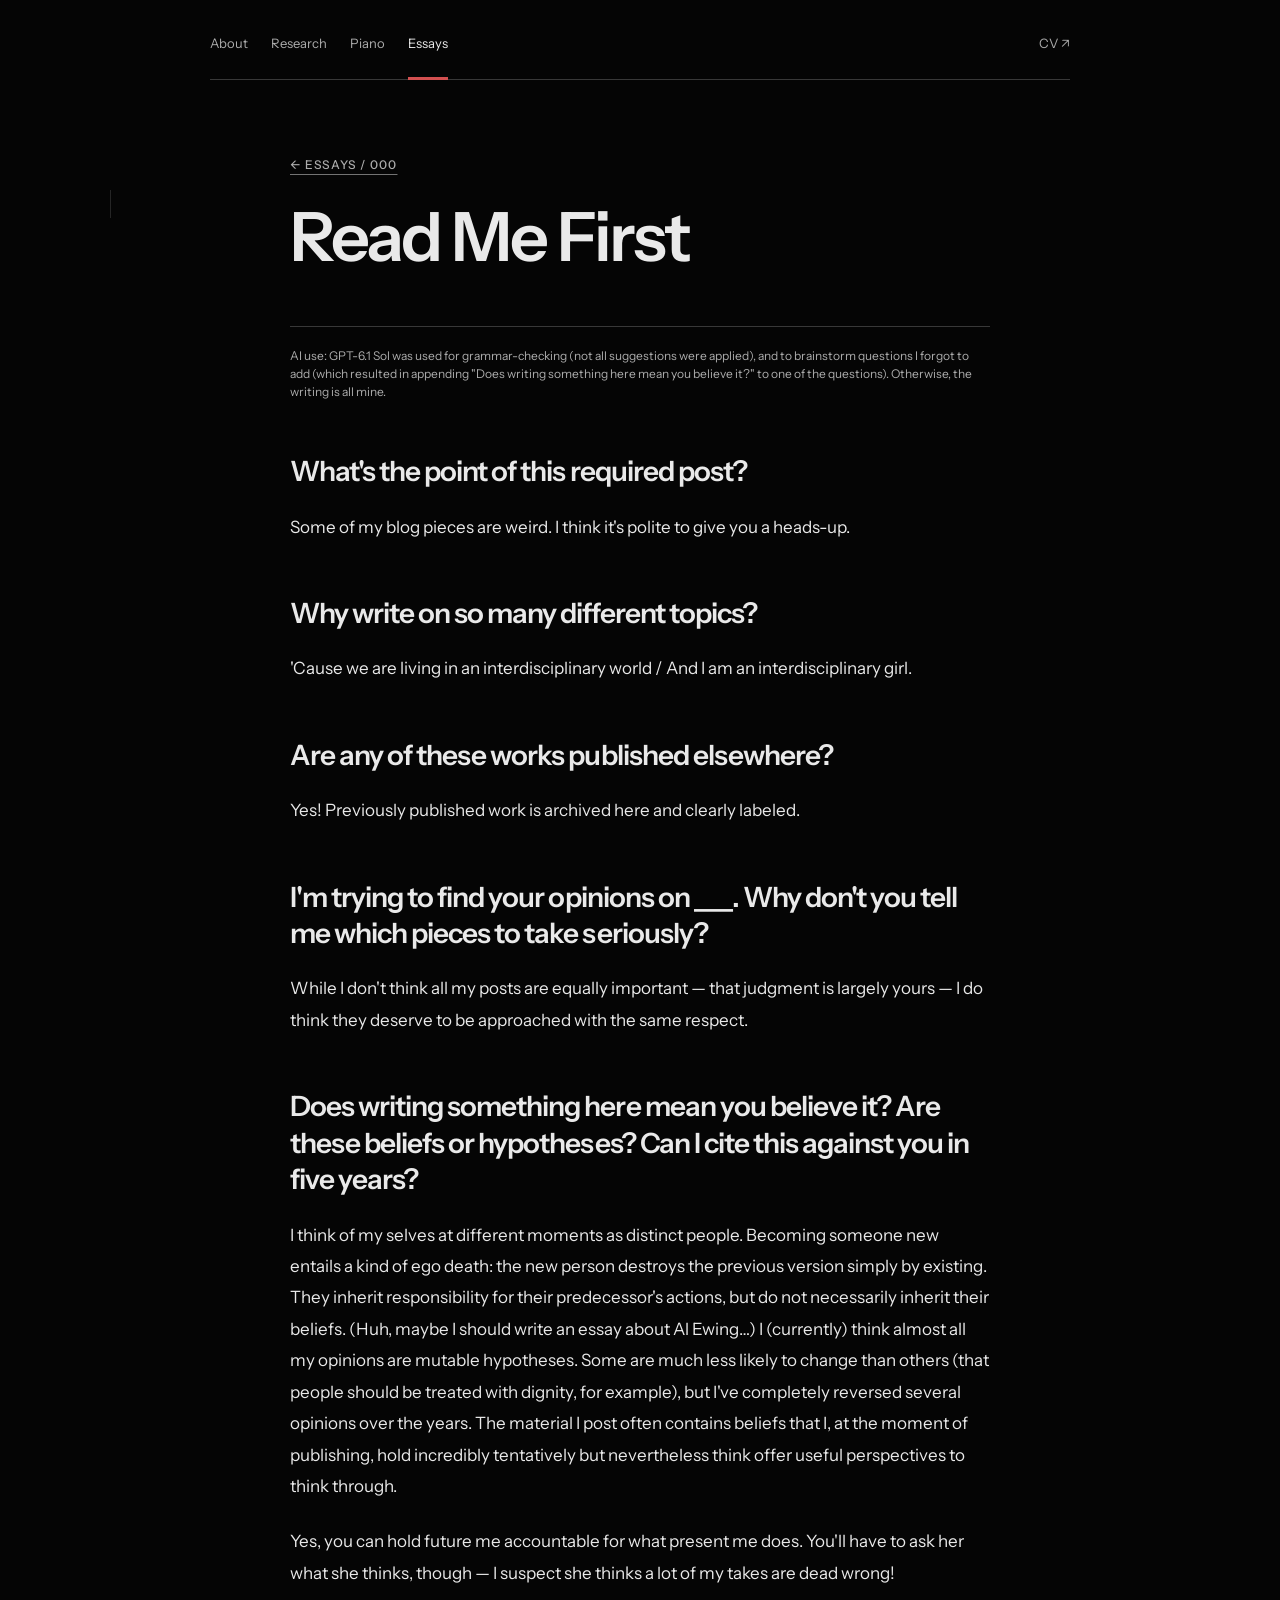
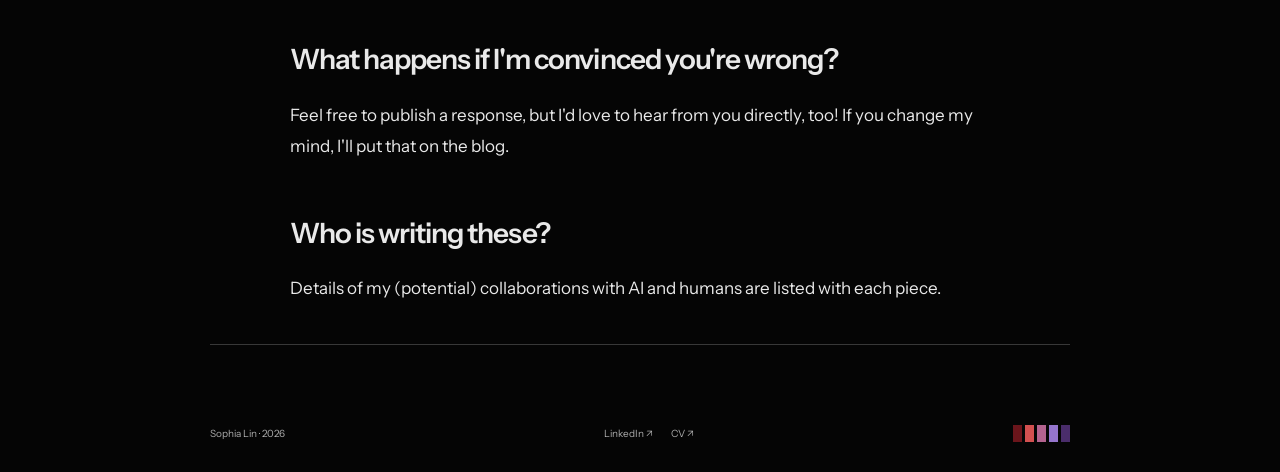
<file: essays/readme/index.html>
<!doctype html>
<html lang="en"><head><meta charset="utf-8"><meta name="viewport" content="width=device-width, initial-scale=1">
<title>Read Me First — Sophia Lin</title><meta name="description" content="A few things to know before exploring the essays."><meta name="theme-color" content="#050505">
<link rel="canonical" href="https://sophia-z-lin.github.io/personal-website/essays/readme/"><meta property="og:title" content="Read Me First — Sophia Lin"><meta property="og:description" content="A few things to know before exploring the essays."><meta property="og:type" content="website"><meta property="og:image" content="https://sophia-z-lin.github.io/personal-website/assets/portrait.png">
<link rel="icon" href="../../assets/favicon.svg" type="image/svg+xml"><link rel="stylesheet" href="../../styles.css"><script src="../../site.js" defer></script>
</head><body><a class="skip" href="#main">Skip to content</a><div class="reading-progress" aria-hidden="true"></div>
<header class="masthead"><nav aria-label="Main navigation"><a href="../../index.html">About</a><a href="../../research/">Research</a><a href="../../piano/">Piano</a><a href="../../essays/" aria-current="page">Essays</a><a class="nav-cv" href="../../cv.pdf">CV ↗</a></nav></header>
<main id="main"><article class="longform"><header class="essay-opening"><a class="kicker" href="../../essays/">← Essays / 000</a><h1>Read Me First</h1></header><p class="meta" style="margin-top:20px">AI use: GPT-6.1 Sol was used for grammar-checking (not all suggestions were applied), and to brainstorm questions I forgot to add (which resulted in appending "Does writing something here mean you believe it?" to one of the questions). Otherwise, the writing is all mine.</p>
<div class="essay-text">
<h2>What's the point of this required post?</h2>
<p>Some of my blog pieces are weird. I think it's polite to give you a heads-up.</p>

<h2>Why write on so many different topics?</h2>
<p>'Cause we are living in an interdisciplinary world / And I am an interdisciplinary girl.</p>

<h2>Are any of these works published elsewhere?</h2>
<p>Yes! Previously published work is archived here and clearly labeled.</p>

<h2>I'm trying to find your opinions on ___. Why don't you tell me which pieces to take seriously?</h2>
<p>While I don't think all my posts are equally important — that judgment is largely yours — I do think they deserve to be approached with the same respect.</p>

<h2>Does writing something here mean you believe it? Are these beliefs or hypotheses? Can I cite this against you in five years?</h2>
<p>I think of my selves at different moments as distinct people. Becoming someone new entails a kind of ego death: the new person destroys the previous version simply by existing. They inherit responsibility for their predecessor's actions, but do not necessarily inherit their beliefs. (Huh, maybe I should write an essay about Al Ewing&hellip;) I (currently) think almost all my opinions are mutable hypotheses. Some are much less likely to change than others (that people should be treated with dignity, for example), but I've completely reversed several opinions over the years. The material I post often contains beliefs that I, at the moment of publishing, hold incredibly tentatively but nevertheless think offer useful perspectives to think through.</p>
<p>Yes, you can hold future me accountable for what present me does. You'll have to ask her what she thinks, though — I suspect she thinks a lot of my takes are dead wrong!</p>

<h2>What happens if I'm convinced you're wrong?</h2>
<p>Feel free to publish a response, but I'd love to hear from you directly, too! If you change my mind, I'll put that on the blog.</p>

<h2>Who is writing these?</h2>
<p>Details of my (potential) collaborations with AI and humans are listed with each piece.</p>
</div></article></main>
<footer><div class="footer-bottom"><span>Sophia Lin · 2026</span><div><a href="https://www.linkedin.com/in/szlin-harvard">LinkedIn ↗</a><a href="../../cv.pdf">CV ↗</a></div><span class="pigments" aria-hidden="true"><i></i><i></i><i></i><i></i><i></i></span></div></footer>
<script>localStorage.setItem('readme-read','1');</script>
</body></html>
</file>
<file: styles.css>
@font-face{font-family:Instrument Sans;src:url('assets/fonts/InstrumentSans.ttf') format('truetype');font-weight:400 700;font-stretch:75% 100%;font-display:swap}
@font-face{font-family:Instrument Sans;src:url('assets/fonts/InstrumentSans-Italic.ttf') format('truetype');font-style:italic;font-weight:400 700;font-display:swap}
:root{color-scheme:dark;--bg:#050505;--text:#e9e9e9;--muted:#acacac;--rule:#383838;--accent:#D35050;--ink:#6B151B;--width:860px}
*{box-sizing:border-box}html{scroll-behavior:smooth;scroll-padding-top:24px}body{margin:0;background:var(--bg);color:var(--text);font-family:'Instrument Sans',Arial,sans-serif;font-size:16px;line-height:1.65;-webkit-font-smoothing:antialiased}body.tone-purple{--accent:#9575CD;--ink:#4A2D6B}::selection{background:var(--ink);color:#fff}a{color:inherit;text-underline-offset:5px;text-decoration-thickness:1px;text-decoration-color:#737373;transition:color .15s,text-decoration-color .15s}a:hover{color:var(--accent);text-decoration-color:var(--accent)}a:focus-visible,summary:focus-visible,button:focus-visible{outline:2px solid var(--accent);outline-offset:6px}button{font:inherit}p{margin:0 0 19px}h1,h2,h3{font-weight:600;line-height:1.16;margin:0;letter-spacing:-.035em}h1{font-size:76px}h2{font-size:27px}h3{font-size:22px}img{max-width:100%;height:auto}main,footer{max-width:var(--width);margin:auto}.masthead{max-width:var(--width);margin:auto;padding:33px 0 25px;border-bottom:1px solid var(--rule);font-size:13px}.masthead nav{display:flex;gap:23px}.nav-cv{margin-left:auto}.masthead nav a{text-decoration:none;color:var(--muted)}.masthead nav a[aria-current],.masthead nav a:hover{color:var(--text)}.masthead nav a[aria-current]{position:relative}.masthead nav a[aria-current]:after{content:'';height:3px;background:var(--accent);position:absolute;bottom:-26px;left:0;right:0}.skip{position:fixed;top:-80px;left:20px;background:var(--bg);z-index:9;padding:10px}.skip:focus{top:8px}.reading-progress{height:2px;position:fixed;top:0;left:0;background:var(--accent);width:0;z-index:10}.kicker,.meta,.folio,.project-context,.project-end,.pub-year,.essay-date,.performance-number,.video-links{font-size:12px;color:var(--muted);line-height:1.5}.kicker{text-transform:uppercase;letter-spacing:.11em;font-weight:500}.opening{padding:83px 0 69px}.opening-top{display:flex;justify-content:space-between;gap:20px;margin-bottom:28px}.opening-top p{margin:0}.opening h1{font-size:90px;letter-spacing:-.065em;margin-left:-5px;margin-bottom:36px}.title-stop{color:var(--accent)}.biography{display:grid;grid-template-columns:minmax(0,1fr) 190px;gap:48px;align-items:start}.intro-line{font-size:23px;line-height:1.45;letter-spacing:-.025em;max-width:550px}.biography>div>p:not(.intro-line){max-width:550px}.portrait{margin:7px 0 0}.portrait img{display:block;aspect-ratio:3/4;width:100%;object-fit:cover;object-position:50% 50%;filter:saturate(.65);height:auto}.portrait figcaption{font-size:10px;letter-spacing:.12em;text-transform:uppercase;color:var(--muted);margin-top:10px}.inline-links{display:flex;gap:25px;font-size:12px;margin-top:25px}.inline-links a{color:var(--accent)}.archive-section{padding:0 0 64px}.section-head{display:flex;align-items:baseline;border-top:1px solid var(--rule);padding-top:20px;gap:22px;margin-bottom:29px}.section-head .folio{color:var(--accent);font-variant-numeric:tabular-nums}.section-head>a,.section-head>.meta{margin-left:auto;font-size:12px}.section-head a{text-decoration:none;color:var(--muted)}.section-deck{font-size:19px;margin:0 0 30px;letter-spacing:-.02em}.project{display:grid;grid-template-columns:155px minmax(0,1fr);gap:27px;padding:25px 0;border-bottom:1px solid #232323}.project-context span{display:block}.project-context span:first-child{color:var(--text);margin-bottom:5px}.project h3{font-size:20px;line-height:1.28;letter-spacing:-.022em;margin:0 0 12px}.project p{font-size:15px;line-height:1.7;margin-bottom:13px}.project-end{display:flex;justify-content:space-between;color:var(--muted)}.project-end a{color:var(--accent)}.publication{display:grid;grid-template-columns:155px minmax(0,1fr);gap:27px;margin-top:28px}.pub-year{font-variant-numeric:tabular-nums;color:var(--accent)}.publication h3{font-size:16px;font-weight:500;line-height:1.45;letter-spacing:-.012em}.publication h3 a{text-decoration:none}.publication p{font-size:12px;color:var(--muted);margin:7px 0 2px}.publication strong{font-weight:500;color:var(--text)}.essay-feature{display:grid;grid-template-columns:155px minmax(0,1fr);gap:27px;padding:15px 0 24px}.essay-feature .kicker{color:#9575CD;margin:0 0 14px}.essay-feature h3{font-size:37px;letter-spacing:-.04em}.essay-feature h3 a{text-decoration:none;display:flex;justify-content:space-between;gap:16px}.arrow{color:#9575CD;font-size:28px;transition:transform .2s}.essay-feature h3 a:hover .arrow{transform:translate(3px,-3px)}.essay-subtitle{font-size:18px;line-height:1.45;margin:13px 0 20px}.essay-feature p:not(.kicker):not(.essay-subtitle){font-size:15px;color:var(--muted)}.text-link{display:inline-flex;align-items:center;gap:25px;font-size:13px;text-decoration:none;border-bottom:1px solid var(--accent);padding-bottom:5px}.piano-home{display:grid;grid-template-columns:155px minmax(0,1fr);gap:27px;padding:12px 0}.large-number{color:var(--accent);font-size:96px;letter-spacing:-.08em;line-height:1;font-weight:500;font-variant-numeric:lining-nums}.piano-home h3{font-size:25px;line-height:1.3}.piano-home h3 a{text-decoration:none}.piano-home .kicker{margin-bottom:10px}.piano-home p:not(.kicker){margin-top:15px}.page-opening{padding:75px 0 35px}.page-opening h1{margin:20px 0 23px;letter-spacing:-.06em}.page-deck{max-width:620px;font-size:23px;line-height:1.45;letter-spacing:-.025em}.section-introduction{max-width:675px;margin:0 0 60px}.section-introduction p{font-size:17px}.performance{display:grid;grid-template-columns:110px minmax(0,1fr);gap:28px;border-top:1px solid var(--rule);padding:29px 0 55px}.performance-number{color:var(--accent);font-size:17px;font-variant-numeric:tabular-nums}.performance-number span{display:block;color:var(--muted);margin-top:5px;font-size:12px}.performance h2{font-size:29px;margin:0 0 13px;line-height:1.3}.performance .kicker{margin-bottom:12px}.video{aspect-ratio:16/9;background:#131313;position:relative;margin-top:25px;overflow:hidden;border-bottom:2px solid var(--ink)}.video-cover{position:absolute;inset:0;display:block}.video img{width:100%;height:100%;object-fit:cover;filter:grayscale(1) brightness(.58);transition:filter .25s}.video-cover:hover img{filter:grayscale(.5) brightness(.72)}.play{position:absolute;left:calc(50% - 25px);top:calc(50% - 25px);width:50px;height:50px;border:1px solid #e9e9e9;display:grid;place-content:center;font-size:17px;color:#fff;background:#05050580}.video-caption{position:absolute;bottom:19px;left:22px;right:22px;font-size:12px;display:flex;justify-content:space-between;color:white}.video iframe{width:100%;height:100%;border:0;position:absolute;inset:0}.video-links{display:flex;justify-content:space-between;margin-top:12px}.video-links a{text-decoration:none}.archive-link{border-top:1px solid var(--rule);padding:25px 0}.longform{max-width:700px;margin:auto}.essay-opening{padding:70px 0 30px;border-bottom:1px solid var(--rule)}.essay-opening>.meta{margin-top:28px}.essay-opening h1{font-size:68px;line-height:1.05;max-width:600px;margin:24px 0}.essay-deck{font-size:26px;line-height:1.4;letter-spacing:-.025em;margin-bottom:12px}.contents{margin:25px 0 40px;border-bottom:1px solid var(--rule);padding:0 0 20px}.contents summary{font-size:13px;cursor:pointer;color:var(--accent)}.contents nav{display:flex;flex-direction:column;gap:10px;padding:20px 0 0;font-size:14px}.essay-text{font-size:17px;line-height:1.85}.essay-text p{margin-bottom:24px}.essay-text h2{font-size:28px;margin:52px 0 22px;line-height:1.3}.essay-text h3{font-size:17px;line-height:1.6;margin:28px 0 16px}.essay-text a{overflow-wrap:anywhere;color:var(--accent)}.appendices{border-top:1px solid var(--rule);border-bottom:1px solid var(--rule);margin:50px 0;padding:23px 0}.appendices summary{cursor:pointer;font-size:20px;font-weight:500;line-height:1.4}.appendices summary span{font-size:12px;float:right;color:var(--muted);font-weight:400}.appendices img{max-height:900px;object-fit:contain;display:block;margin:20px auto}.appendices p{font-size:13px;color:var(--muted)}.references p{font-size:13px;line-height:1.7;padding-left:20px;text-indent:-20px;overflow-wrap:anywhere}.contact-body{padding:15px 0 90px}.contact-email{display:block;font-size:clamp(16px,3vw,28px);color:var(--accent);margin:0 0 65px;overflow-wrap:anywhere}.contact-row{display:flex;justify-content:space-between;border-top:1px solid var(--rule);padding:19px 0;font-size:14px}.contact-row span{color:var(--muted)}footer{border-top:1px solid var(--rule);margin-top:40px;padding:36px 0 30px}.footer-top{display:flex;align-items:center;justify-content:space-between;gap:20px}.footer-top p{font-size:22px;line-height:1.45;letter-spacing:-.025em}.footer-top .email{font-size:12px;color:var(--muted)}.footer-bottom{display:flex;align-items:center;justify-content:space-between;margin-top:44px;font-size:10px;color:var(--muted);gap:15px}.footer-bottom>div{display:flex;gap:18px}.footer-bottom a{text-decoration:none}.pigments{display:flex;gap:3px}.pigments i{width:9px;height:17px;background:#6b151b}.pigments i:nth-child(2){background:#D35050}.pigments i:nth-child(3){background:#B4638F}.pigments i:nth-child(4){background:#9575CD}.pigments i:nth-child(5){background:#4A2D6B}
@media(min-width:1250px){body{background-image:linear-gradient(#252525,#252525);background-size:1px 28px;background-position:calc(50% - 530px) 190px;background-repeat:no-repeat}}
@media(max-width:1120px){main,footer,.masthead{width:calc(100% - 100px);max-width:860px}}
@media(max-width:760px){.masthead{margin:0 23px;display:block;padding:20px 0}.identity-note{margin-left:auto}.masthead nav{margin-top:24px;gap:0;justify-content:space-between;font-size:12px}.masthead nav a[aria-current]:after{bottom:-21px}main,footer{width:calc(100% - 46px)}.opening{padding:48px 0 50px}.opening h1{font-size:72px}.opening-top>.meta{display:none}.biography{grid-template-columns:minmax(0,1fr) 150px;gap:26px}.intro-line{font-size:21px}.portrait{margin-top:7px}.project,.publication,.essay-feature,.piano-home{grid-template-columns:100px minmax(0,1fr);gap:22px}.section-head{gap:14px}.section-head h2{font-size:25px}.essay-feature h3{font-size:31px}.footer-top{display:block}.footer-bottom{flex-wrap:wrap;gap:18px}.performance{grid-template-columns:55px minmax(0,1fr);gap:20px}.page-opening{padding-top:50px}.page-opening h1{font-size:66px}.essay-opening h1{font-size:58px}}
@media(max-width:520px){.biography{display:flex;flex-direction:column}.portrait{width:42%;max-width:185px;margin:5px 0 0 auto}.portrait figcaption{text-align:right}.opening h1{font-size:66px}.opening .kicker{font-size:10px}.intro-line{font-size:22px}.inline-links{gap:18px;flex-wrap:wrap}.section-head{flex-wrap:wrap;row-gap:8px}.section-head>a{font-size:11px}.section-head h2{font-size:24px}.project{display:block}.project-context{display:flex;justify-content:space-between;gap:18px;margin-bottom:14px}.project-context span:first-child{max-width:75%}.publication{grid-template-columns:40px minmax(0,1fr);gap:16px}.essay-feature{display:block}.essay-date{margin-bottom:24px}.essay-date br{display:none}.essay-date br:after{content:' '}.essay-feature h3{font-size:36px}.piano-home{grid-template-columns:65px minmax(0,1fr);gap:18px}.large-number{font-size:67px}.piano-home h3{font-size:23px}.performance{display:block}.performance-number{display:flex;justify-content:space-between;margin-bottom:20px}.performance-number span{margin:0}.performance h2{font-size:26px}.video-links{font-size:10px}.page-opening h1{font-size:60px}.page-deck{font-size:22px}.essay-opening h1{font-size:54px}.essay-deck{font-size:23px}.essay-text{font-size:16px}.essay-text h2{font-size:25px}.footer-bottom>div{gap:16px;flex-wrap:wrap}.footer-top .email{font-size:11px}.appendices summary{font-size:17px}.appendices summary span{float:none;display:block;margin-top:10px}.contact-body{padding-bottom:40px}}
@media(prefers-reduced-motion:reduce){html{scroll-behavior:auto}*,*:before,*:after{transition:none!important;animation:none!important}}
@media print{body{background:white;color:black;font-size:11pt}.masthead,footer,.reading-progress,.contents,.skip{display:none}main{width:100%;max-width:none}.longform{max-width:none}.essay-opening{padding-top:0}.essay-opening h1{font-size:36pt}.essay-text{font-size:11pt}.references p{color:black}.appendices{display:block}a{color:black}.portrait{max-width:120px}.archive-section{break-inside:avoid}}
.poster-grid{display:grid;grid-template-columns:repeat(5,1fr);gap:10px;padding:10px 0 60px}
.poster{position:relative;aspect-ratio:2/3;overflow:hidden;text-decoration:none;background:var(--poster-bg);isolation:isolate;cursor:pointer}
.poster-line,.poster-fill{position:absolute;inset:0;width:100%;height:100%;object-fit:cover;object-position:center}
.poster-line{filter:url(#edge-detect) sepia(1) saturate(2.5) brightness(.65) hue-rotate(5deg);mix-blend-mode:screen;transition:opacity .5s}
.poster-fill{filter:grayscale(.15) contrast(1.4) brightness(.55) saturate(1.3);mix-blend-mode:screen;opacity:0;transition:opacity .5s}
.poster:hover .poster-line{opacity:0}
.poster:hover .poster-fill{opacity:1}
.poster-text{position:absolute;inset:0;display:flex;flex-direction:column;justify-content:space-between;padding:14px;z-index:1;transition:transform .5s cubic-bezier(.4,0,.2,1),opacity .4s .05s}
.poster:hover .poster-text{transform:translateY(-40px);opacity:0}
.poster-label{margin-top:auto}
.poster-composer{display:block;font-family:'Bebas Neue',sans-serif;font-size:44px;line-height:.92;letter-spacing:.02em;color:#fff;overflow-wrap:break-word}
.poster-composer em{font-family:'Instrument Sans',sans-serif;font-style:italic;font-size:.55em;letter-spacing:0;display:block;margin-top:2px;color:rgba(255,255,255,.7)}
.poster-piece{display:block;font-family:'Bebas Neue',sans-serif;font-size:20px;line-height:1;color:rgba(255,255,255,.75);margin-top:3px;letter-spacing:.03em}
.poster-detail{font-size:8px;line-height:1.6;color:rgba(0,0,0,.45);letter-spacing:.12em;text-transform:uppercase;word-spacing:.1em;text-align:right}
.poster:nth-child(5n+1){--poster-bg:#8B2828}
.poster:nth-child(5n+2){--poster-bg:#2E1A45}
.poster:nth-child(5n+3){--poster-bg:#5C4490}
.poster:nth-child(5n+4){--poster-bg:#450D12}
.poster:nth-child(5n+5){--poster-bg:#6E3455}
@media(max-width:760px){.poster-grid{grid-template-columns:repeat(3,1fr);gap:8px}.poster-composer{font-size:30px}.poster-piece{font-size:14px}.poster-text{padding:10px}.poster-detail{font-size:7px}}
@media(max-width:520px){.poster-grid{grid-template-columns:repeat(2,1fr);gap:6px}.poster-composer{font-size:26px}.poster-piece{font-size:12px}.poster-text{padding:8px}}
.essay-locked{filter:blur(5px);opacity:.4;pointer-events:none;user-select:none;transition:filter .3s,opacity .3s}.essay-gate-notice{font-size:14px;color:var(--muted);border:1px solid var(--rule);padding:18px 22px;margin:10px 0 30px;text-align:center}
</file>
